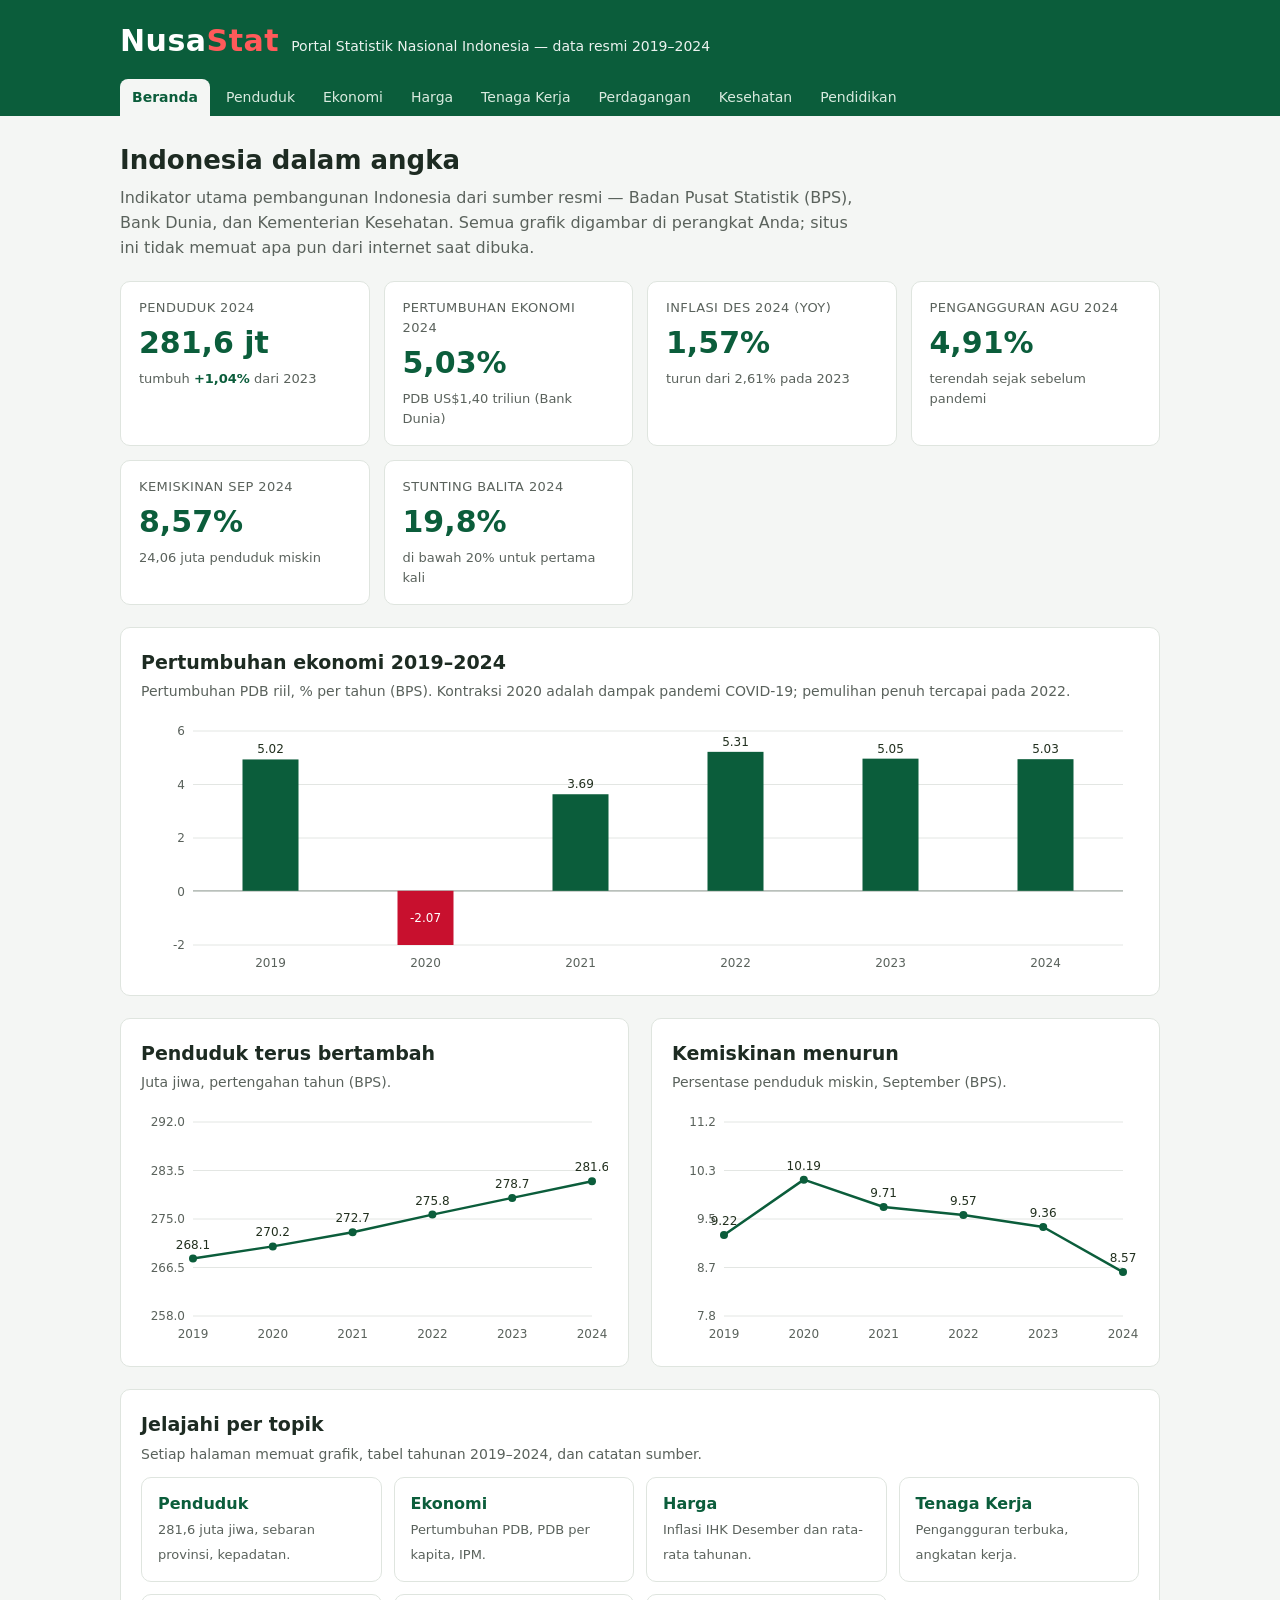
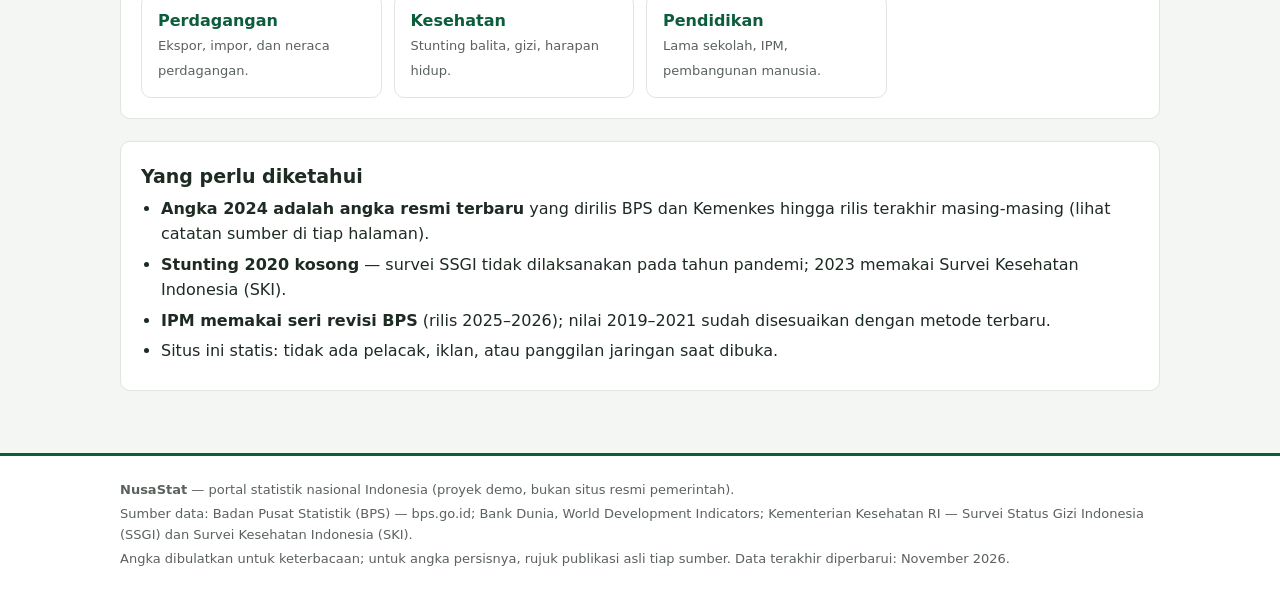
<file: app/index.html>
<!doctype html>
<html lang="id">
<head>
<meta charset="utf-8">
<meta name="viewport" content="width=device-width, initial-scale=1">
<title>NusaStat — Portal Statistik Nasional Indonesia</title>
<meta name="description" content="NusaStat: angka resmi Indonesia 2019–2024 — penduduk, ekonomi, harga, tenaga kerja, perdagangan, kesehatan, dan pendidikan. Sumber: BPS, Bank Dunia, Kemenkes.">
<link rel="stylesheet" href="style.css">
<link rel="icon" href="data:image/svg+xml,%3Csvg xmlns=%27http://www.w3.org/2000/svg%27 viewBox=%270 0 32 32%27%3E%3Crect width=%2732%27 height=%2732%27 rx=%276%27 fill=%27%230b5d3b%27/%3E%3Ctext x=%2716%27 y=%2723%27 font-size=%2718%27 font-family=%27sans-serif%27 font-weight=%27bold%27 fill=%27white%27 text-anchor=%27middle%27%3EN%3C/text%3E%3C/svg%3E">
</head>
<body>
<header class="site-header">
  <div class="wrap">
    <div class="brand">
      <h1>Nusa<span class="flag">Stat</span></h1>
      <p class="tagline">Portal Statistik Nasional Indonesia — data resmi 2019–2024</p>
    </div>
    <nav class="site-nav" aria-label="Bagian statistik">
      <a href="index.html">Beranda</a>
      <a href="population.html">Penduduk</a>
      <a href="economy.html">Ekonomi</a>
      <a href="prices.html">Harga</a>
      <a href="labour.html">Tenaga Kerja</a>
      <a href="trade.html">Perdagangan</a>
      <a href="health.html">Kesehatan</a>
      <a href="education.html">Pendidikan</a>
    </nav>
  </div>
</header>
<main class="wrap">
  <div class="page-head">
    <h2>Indonesia dalam angka</h2>
    <p>Indikator utama pembangunan Indonesia dari sumber resmi — Badan Pusat Statistik (BPS), Bank Dunia, dan Kementerian Kesehatan. Semua grafik digambar di perangkat Anda; situs ini tidak memuat apa pun dari internet saat dibuka.</p>
  </div>

  <section class="kpi-grid" aria-label="Indikator utama 2024">
    <div class="kpi">
      <div class="label">Penduduk 2024</div>
      <div class="value">281,6 jt</div>
      <div class="note">tumbuh <span class="delta">+1,04%</span> dari 2023</div>
    </div>
    <div class="kpi">
      <div class="label">Pertumbuhan ekonomi 2024</div>
      <div class="value">5,03%</div>
      <div class="note">PDB US$1,40 triliun (Bank Dunia)</div>
    </div>
    <div class="kpi">
      <div class="label">Inflasi Des 2024 (yoy)</div>
      <div class="value">1,57%</div>
      <div class="note">turun dari 2,61% pada 2023</div>
    </div>
    <div class="kpi">
      <div class="label">Pengangguran Agu 2024</div>
      <div class="value">4,91%</div>
      <div class="note">terendah sejak sebelum pandemi</div>
    </div>
    <div class="kpi">
      <div class="label">Kemiskinan Sep 2024</div>
      <div class="value">8,57%</div>
      <div class="note">24,06 juta penduduk miskin</div>
    </div>
    <div class="kpi">
      <div class="label">Stunting balita 2024</div>
      <div class="value">19,8%</div>
      <div class="note">di bawah 20% untuk pertama kali</div>
    </div>
  </section>

  <section class="card">
    <h3>Pertumbuhan ekonomi 2019–2024</h3>
    <p class="sub">Pertumbuhan PDB riil, % per tahun (BPS). Kontraksi 2020 adalah dampak pandemi COVID-19; pemulihan penuh tercapai pada 2022.</p>
    <canvas data-chart="bars" data-series="gdpGrowth" data-decimals="2" height="260" role="img" aria-label="Grafik batang pertumbuhan PDB 2019 sampai 2024"></canvas>
  </section>

  <div class="two-col">
    <section class="card">
      <h3>Penduduk terus bertambah</h3>
      <p class="sub">Juta jiwa, pertengahan tahun (BPS).</p>
      <canvas data-chart="line" data-series="population" data-decimals="1" height="240" role="img" aria-label="Grafik garis jumlah penduduk 2019 sampai 2024"></canvas>
    </section>
    <section class="card">
      <h3>Kemiskinan menurun</h3>
      <p class="sub">Persentase penduduk miskin, September (BPS).</p>
      <canvas data-chart="line" data-series="poverty" data-decimals="2" height="240" role="img" aria-label="Grafik garis tingkat kemiskinan 2019 sampai 2024"></canvas>
    </section>
  </div>

  <section class="card">
    <h3>Jelajahi per topik</h3>
    <p class="sub">Setiap halaman memuat grafik, tabel tahunan 2019–2024, dan catatan sumber.</p>
    <div class="section-links">
      <a href="population.html"><strong>Penduduk</strong><span>281,6 juta jiwa, sebaran provinsi, kepadatan.</span></a>
      <a href="economy.html"><strong>Ekonomi</strong><span>Pertumbuhan PDB, PDB per kapita, IPM.</span></a>
      <a href="prices.html"><strong>Harga</strong><span>Inflasi IHK Desember dan rata-rata tahunan.</span></a>
      <a href="labour.html"><strong>Tenaga Kerja</strong><span>Pengangguran terbuka, angkatan kerja.</span></a>
      <a href="trade.html"><strong>Perdagangan</strong><span>Ekspor, impor, dan neraca perdagangan.</span></a>
      <a href="health.html"><strong>Kesehatan</strong><span>Stunting balita, gizi, harapan hidup.</span></a>
      <a href="education.html"><strong>Pendidikan</strong><span>Lama sekolah, IPM, pembangunan manusia.</span></a>
    </div>
  </section>

  <section class="card">
    <h3>Yang perlu diketahui</h3>
    <ul class="tight">
      <li><strong>Angka 2024 adalah angka resmi terbaru</strong> yang dirilis BPS dan Kemenkes hingga rilis terakhir masing-masing (lihat catatan sumber di tiap halaman).</li>
      <li><strong>Stunting 2020 kosong</strong> — survei SSGI tidak dilaksanakan pada tahun pandemi; 2023 memakai Survei Kesehatan Indonesia (SKI).</li>
      <li><strong>IPM memakai seri revisi BPS</strong> (rilis 2025–2026); nilai 2019–2021 sudah disesuaikan dengan metode terbaru.</li>
      <li>Situs ini statis: tidak ada pelacak, iklan, atau panggilan jaringan saat dibuka.</li>
    </ul>
  </section>
</main>
<footer class="site-footer">
  <div class="wrap">
    <p><strong>NusaStat</strong> — portal statistik nasional Indonesia (proyek demo, bukan situs resmi pemerintah).</p>
    <p>Sumber data: Badan Pusat Statistik (BPS) — bps.go.id; Bank Dunia, World Development Indicators; Kementerian Kesehatan RI — Survei Status Gizi Indonesia (SSGI) dan Survei Kesehatan Indonesia (SKI).</p>
    <p>Angka dibulatkan untuk keterbacaan; untuk angka persisnya, rujuk publikasi asli tiap sumber. Data terakhir diperbarui: November 2026.</p>
  </div>
</footer>
<script type="module" src="main.js"></script>
</body>
</html>
</file>
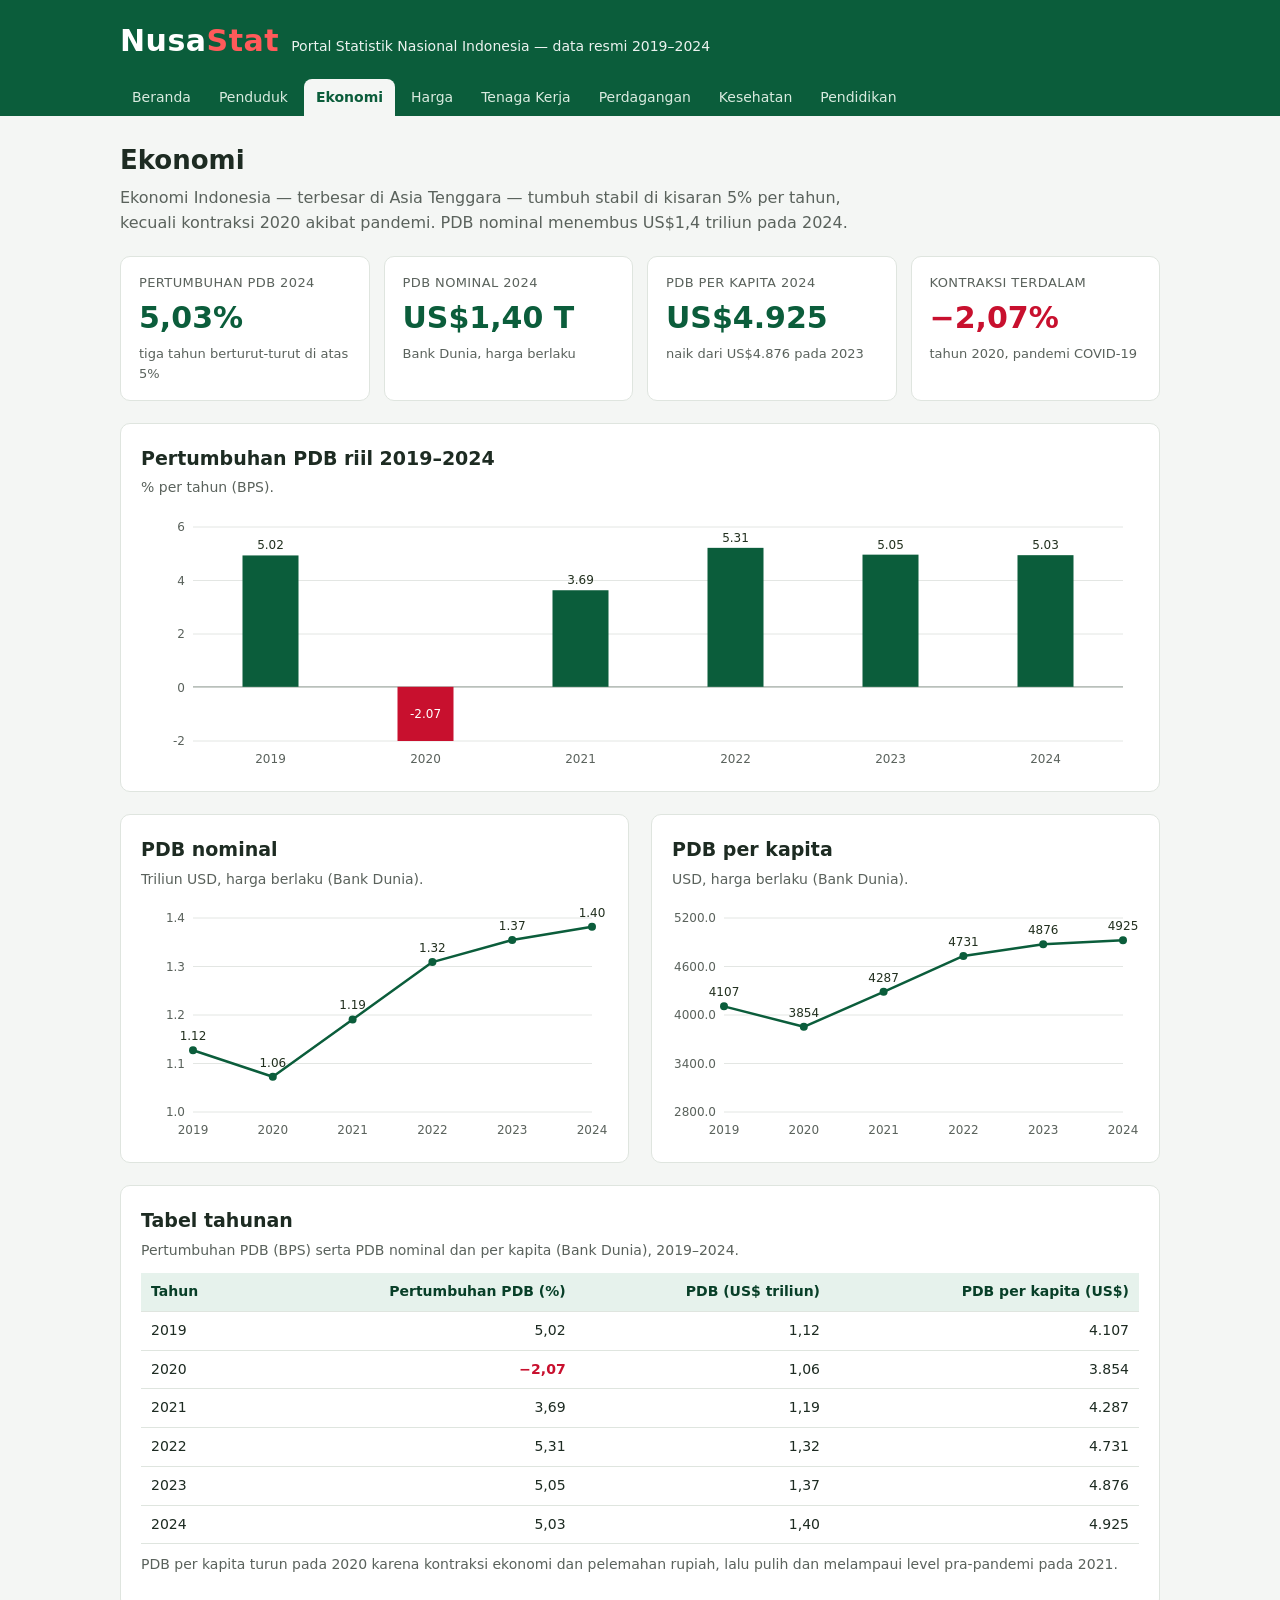
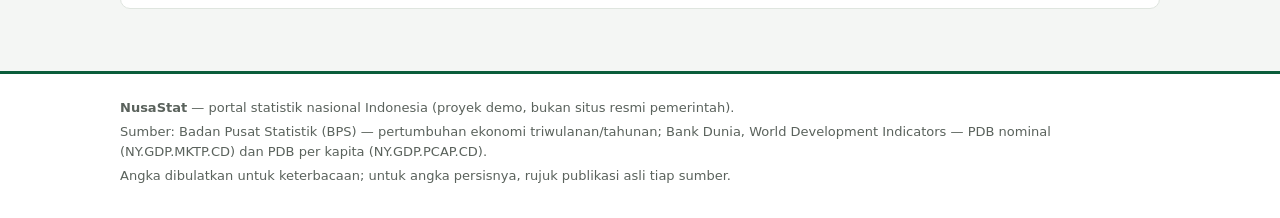
<file: app/economy.html>
<!doctype html>
<html lang="id">
<head>
<meta charset="utf-8">
<meta name="viewport" content="width=device-width, initial-scale=1">
<title>Ekonomi — NusaStat</title>
<meta name="description" content="Pertumbuhan PDB Indonesia 2019–2024, PDB nominal dan PDB per kapita. Sumber: BPS dan Bank Dunia.">
<link rel="stylesheet" href="style.css">
<link rel="icon" href="data:image/svg+xml,%3Csvg xmlns=%27http://www.w3.org/2000/svg%27 viewBox=%270 0 32 32%27%3E%3Crect width=%2732%27 height=%2732%27 rx=%276%27 fill=%27%230b5d3b%27/%3E%3Ctext x=%2716%27 y=%2723%27 font-size=%2718%27 font-family=%27sans-serif%27 font-weight=%27bold%27 fill=%27white%27 text-anchor=%27middle%27%3EN%3C/text%3E%3C/svg%3E">
</head>
<body>
<header class="site-header">
  <div class="wrap">
    <div class="brand">
      <h1>Nusa<span class="flag">Stat</span></h1>
      <p class="tagline">Portal Statistik Nasional Indonesia — data resmi 2019–2024</p>
    </div>
    <nav class="site-nav" aria-label="Bagian statistik">
      <a href="index.html">Beranda</a>
      <a href="population.html">Penduduk</a>
      <a href="economy.html">Ekonomi</a>
      <a href="prices.html">Harga</a>
      <a href="labour.html">Tenaga Kerja</a>
      <a href="trade.html">Perdagangan</a>
      <a href="health.html">Kesehatan</a>
      <a href="education.html">Pendidikan</a>
    </nav>
  </div>
</header>
<main class="wrap">
  <div class="page-head">
    <h2>Ekonomi</h2>
    <p>Ekonomi Indonesia — terbesar di Asia Tenggara — tumbuh stabil di kisaran 5% per tahun, kecuali kontraksi 2020 akibat pandemi. PDB nominal menembus US$1,4 triliun pada 2024.</p>
  </div>

  <section class="kpi-grid" aria-label="Indikator ekonomi 2024">
    <div class="kpi">
      <div class="label">Pertumbuhan PDB 2024</div>
      <div class="value">5,03%</div>
      <div class="note">tiga tahun berturut-turut di atas 5%</div>
    </div>
    <div class="kpi">
      <div class="label">PDB nominal 2024</div>
      <div class="value">US$1,40 T</div>
      <div class="note">Bank Dunia, harga berlaku</div>
    </div>
    <div class="kpi">
      <div class="label">PDB per kapita 2024</div>
      <div class="value">US$4.925</div>
      <div class="note">naik dari US$4.876 pada 2023</div>
    </div>
    <div class="kpi">
      <div class="label">Kontraksi terdalam</div>
      <div class="value red">−2,07%</div>
      <div class="note">tahun 2020, pandemi COVID-19</div>
    </div>
  </section>

  <section class="card">
    <h3>Pertumbuhan PDB riil 2019–2024</h3>
    <p class="sub">% per tahun (BPS).</p>
    <canvas data-chart="bars" data-series="gdpGrowth" data-decimals="2" height="260" role="img" aria-label="Grafik batang pertumbuhan PDB 2019 sampai 2024"></canvas>
  </section>

  <div class="two-col">
    <section class="card">
      <h3>PDB nominal</h3>
      <p class="sub">Triliun USD, harga berlaku (Bank Dunia).</p>
      <canvas data-chart="line" data-series="gdpNominal" data-decimals="2" height="240" role="img" aria-label="Grafik garis PDB nominal 2019 sampai 2024"></canvas>
    </section>
    <section class="card">
      <h3>PDB per kapita</h3>
      <p class="sub">USD, harga berlaku (Bank Dunia).</p>
      <canvas data-chart="line" data-series="gdpPerCapita" data-decimals="0" height="240" role="img" aria-label="Grafik garis PDB per kapita 2019 sampai 2024"></canvas>
    </section>
  </div>

  <section class="card">
    <h3>Tabel tahunan</h3>
    <p class="sub">Pertumbuhan PDB (BPS) serta PDB nominal dan per kapita (Bank Dunia), 2019–2024.</p>
    <table class="data">
      <thead><tr><th>Tahun</th><th>Pertumbuhan PDB (%)</th><th>PDB (US$ triliun)</th><th>PDB per kapita (US$)</th></tr></thead>
      <tbody>
        <tr><td>2019</td><td>5,02</td><td>1,12</td><td>4.107</td></tr>
        <tr><td>2020</td><td class="neg">−2,07</td><td>1,06</td><td>3.854</td></tr>
        <tr><td>2021</td><td>3,69</td><td>1,19</td><td>4.287</td></tr>
        <tr><td>2022</td><td>5,31</td><td>1,32</td><td>4.731</td></tr>
        <tr><td>2023</td><td>5,05</td><td>1,37</td><td>4.876</td></tr>
        <tr><td>2024</td><td>5,03</td><td>1,40</td><td>4.925</td></tr>
      </tbody>
    </table>
    <p class="sub" style="margin-top:10px">PDB per kapita turun pada 2020 karena kontraksi ekonomi dan pelemahan rupiah, lalu pulih dan melampaui level pra-pandemi pada 2021.</p>
  </section>
</main>
<footer class="site-footer">
  <div class="wrap">
    <p><strong>NusaStat</strong> — portal statistik nasional Indonesia (proyek demo, bukan situs resmi pemerintah).</p>
    <p>Sumber: Badan Pusat Statistik (BPS) — pertumbuhan ekonomi triwulanan/tahunan; Bank Dunia, World Development Indicators — PDB nominal (NY.GDP.MKTP.CD) dan PDB per kapita (NY.GDP.PCAP.CD).</p>
    <p>Angka dibulatkan untuk keterbacaan; untuk angka persisnya, rujuk publikasi asli tiap sumber.</p>
  </div>
</footer>
<script type="module" src="main.js"></script>
</body>
</html>
</file>
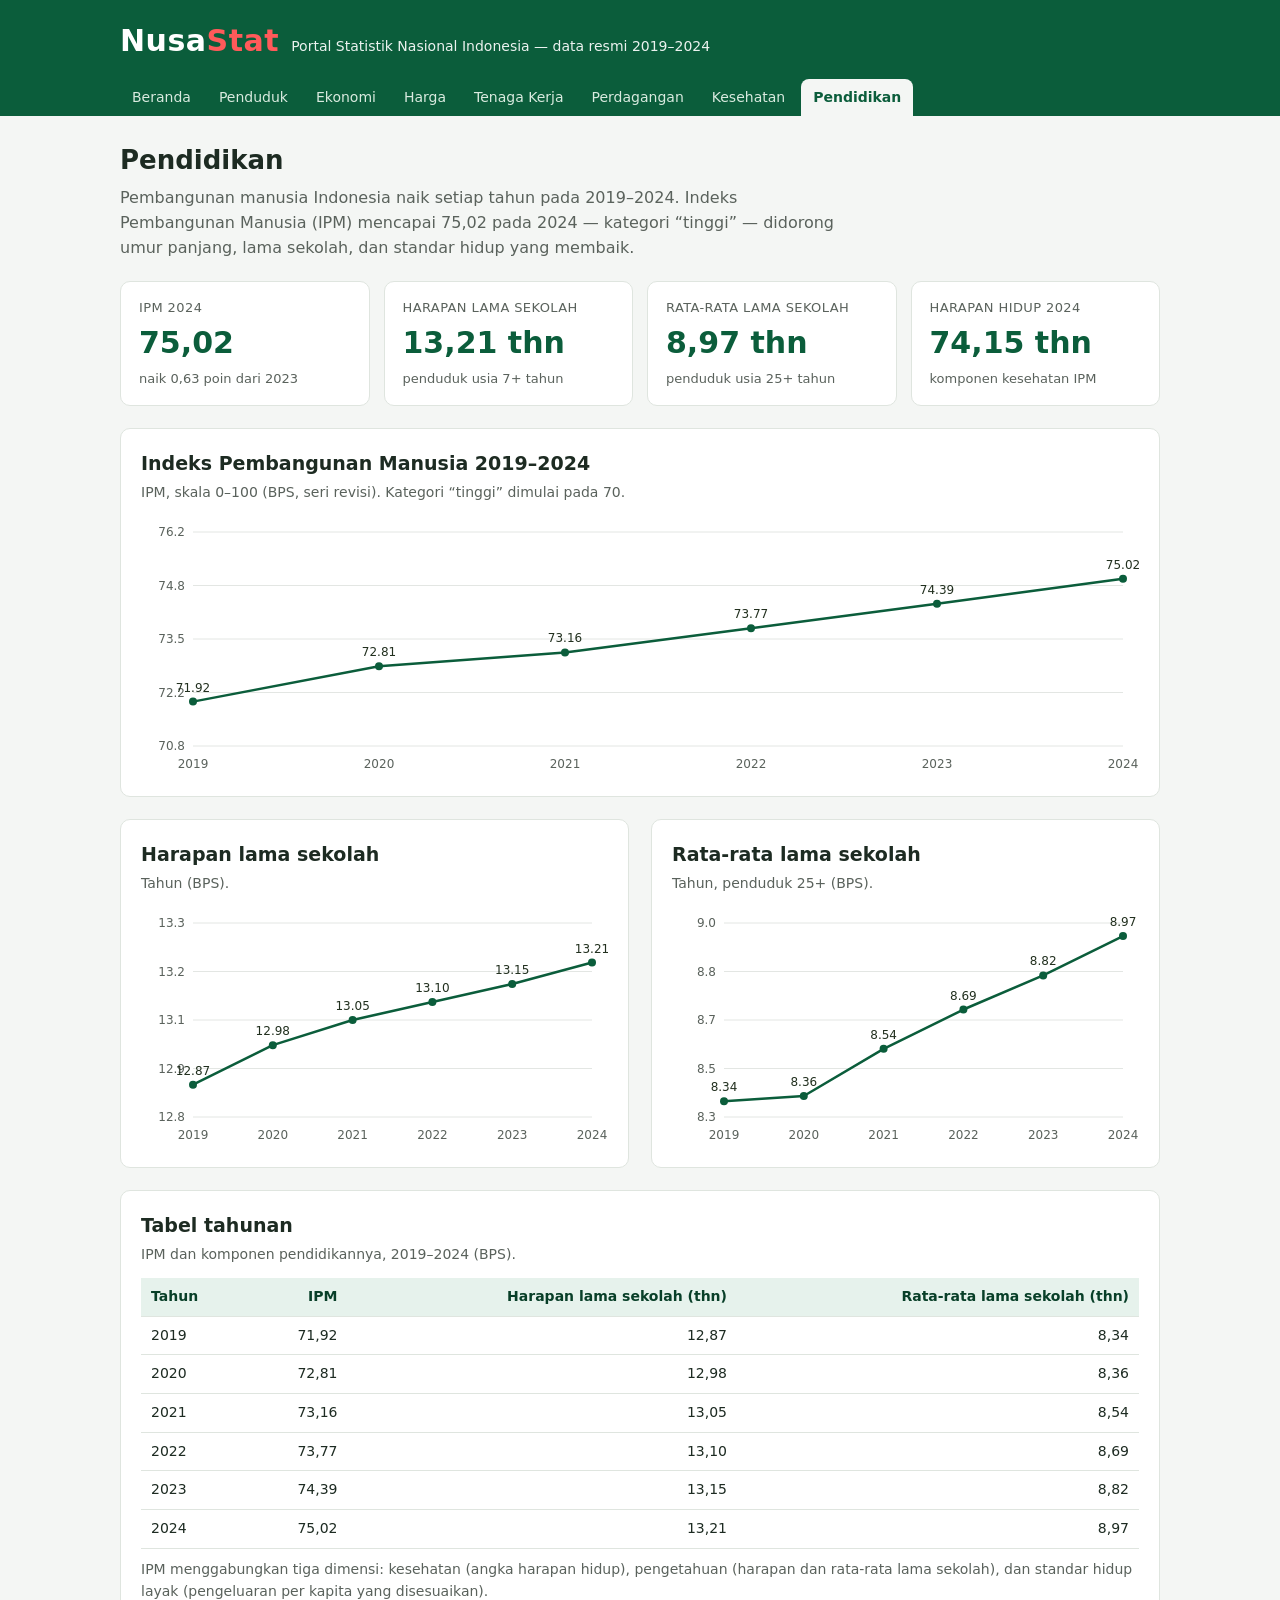
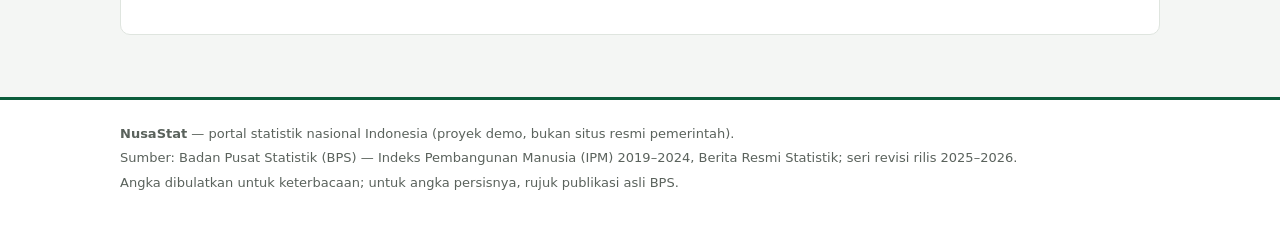
<file: app/education.html>
<!doctype html>
<html lang="id">
<head>
<meta charset="utf-8">
<meta name="viewport" content="width=device-width, initial-scale=1">
<title>Pendidikan — NusaStat</title>
<meta name="description" content="Indeks Pembangunan Manusia, harapan lama sekolah, dan rata-rata lama sekolah Indonesia 2019–2024. Sumber: BPS.">
<link rel="stylesheet" href="style.css">
<link rel="icon" href="data:image/svg+xml,%3Csvg xmlns=%27http://www.w3.org/2000/svg%27 viewBox=%270 0 32 32%27%3E%3Crect width=%2732%27 height=%2732%27 rx=%276%27 fill=%27%230b5d3b%27/%3E%3Ctext x=%2716%27 y=%2723%27 font-size=%2718%27 font-family=%27sans-serif%27 font-weight=%27bold%27 fill=%27white%27 text-anchor=%27middle%27%3EN%3C/text%3E%3C/svg%3E">
</head>
<body>
<header class="site-header">
  <div class="wrap">
    <div class="brand">
      <h1>Nusa<span class="flag">Stat</span></h1>
      <p class="tagline">Portal Statistik Nasional Indonesia — data resmi 2019–2024</p>
    </div>
    <nav class="site-nav" aria-label="Bagian statistik">
      <a href="index.html">Beranda</a>
      <a href="population.html">Penduduk</a>
      <a href="economy.html">Ekonomi</a>
      <a href="prices.html">Harga</a>
      <a href="labour.html">Tenaga Kerja</a>
      <a href="trade.html">Perdagangan</a>
      <a href="health.html">Kesehatan</a>
      <a href="education.html">Pendidikan</a>
    </nav>
  </div>
</header>
<main class="wrap">
  <div class="page-head">
    <h2>Pendidikan</h2>
    <p>Pembangunan manusia Indonesia naik setiap tahun pada 2019–2024. Indeks Pembangunan Manusia (IPM) mencapai 75,02 pada 2024 — kategori “tinggi” — didorong umur panjang, lama sekolah, dan standar hidup yang membaik.</p>
  </div>

  <section class="kpi-grid" aria-label="Indikator pendidikan 2024">
    <div class="kpi">
      <div class="label">IPM 2024</div>
      <div class="value">75,02</div>
      <div class="note">naik 0,63 poin dari 2023</div>
    </div>
    <div class="kpi">
      <div class="label">Harapan lama sekolah</div>
      <div class="value">13,21 thn</div>
      <div class="note">penduduk usia 7+ tahun</div>
    </div>
    <div class="kpi">
      <div class="label">Rata-rata lama sekolah</div>
      <div class="value">8,97 thn</div>
      <div class="note">penduduk usia 25+ tahun</div>
    </div>
    <div class="kpi">
      <div class="label">Harapan hidup 2024</div>
      <div class="value">74,15 thn</div>
      <div class="note">komponen kesehatan IPM</div>
    </div>
  </section>

  <section class="card">
    <h3>Indeks Pembangunan Manusia 2019–2024</h3>
    <p class="sub">IPM, skala 0–100 (BPS, seri revisi). Kategori “tinggi” dimulai pada 70.</p>
    <canvas data-chart="line" data-series="hdi" data-decimals="2" height="260" role="img" aria-label="Grafik garis IPM 2019 sampai 2024"></canvas>
  </section>

  <div class="two-col">
    <section class="card">
      <h3>Harapan lama sekolah</h3>
      <p class="sub">Tahun (BPS).</p>
      <canvas data-chart="line" data-series="expectedSchooling" data-decimals="2" height="240" role="img" aria-label="Grafik garis harapan lama sekolah 2019 sampai 2024"></canvas>
    </section>
    <section class="card">
      <h3>Rata-rata lama sekolah</h3>
      <p class="sub">Tahun, penduduk 25+ (BPS).</p>
      <canvas data-chart="line" data-series="meanSchooling" data-decimals="2" height="240" role="img" aria-label="Grafik garis rata-rata lama sekolah 2019 sampai 2024"></canvas>
    </section>
  </div>

  <section class="card">
    <h3>Tabel tahunan</h3>
    <p class="sub">IPM dan komponen pendidikannya, 2019–2024 (BPS).</p>
    <table class="data">
      <thead><tr><th>Tahun</th><th>IPM</th><th>Harapan lama sekolah (thn)</th><th>Rata-rata lama sekolah (thn)</th></tr></thead>
      <tbody>
        <tr><td>2019</td><td>71,92</td><td>12,87</td><td>8,34</td></tr>
        <tr><td>2020</td><td>72,81</td><td>12,98</td><td>8,36</td></tr>
        <tr><td>2021</td><td>73,16</td><td>13,05</td><td>8,54</td></tr>
        <tr><td>2022</td><td>73,77</td><td>13,10</td><td>8,69</td></tr>
        <tr><td>2023</td><td>74,39</td><td>13,15</td><td>8,82</td></tr>
        <tr><td>2024</td><td>75,02</td><td>13,21</td><td>8,97</td></tr>
      </tbody>
    </table>
    <p class="sub" style="margin-top:10px">IPM menggabungkan tiga dimensi: kesehatan (angka harapan hidup), pengetahuan (harapan dan rata-rata lama sekolah), dan standar hidup layak (pengeluaran per kapita yang disesuaikan).</p>
  </section>
</main>
<footer class="site-footer">
  <div class="wrap">
    <p><strong>NusaStat</strong> — portal statistik nasional Indonesia (proyek demo, bukan situs resmi pemerintah).</p>
    <p>Sumber: Badan Pusat Statistik (BPS) — Indeks Pembangunan Manusia (IPM) 2019–2024, Berita Resmi Statistik; seri revisi rilis 2025–2026.</p>
    <p>Angka dibulatkan untuk keterbacaan; untuk angka persisnya, rujuk publikasi asli BPS.</p>
  </div>
</footer>
<script type="module" src="main.js"></script>
</body>
</html>
</file>
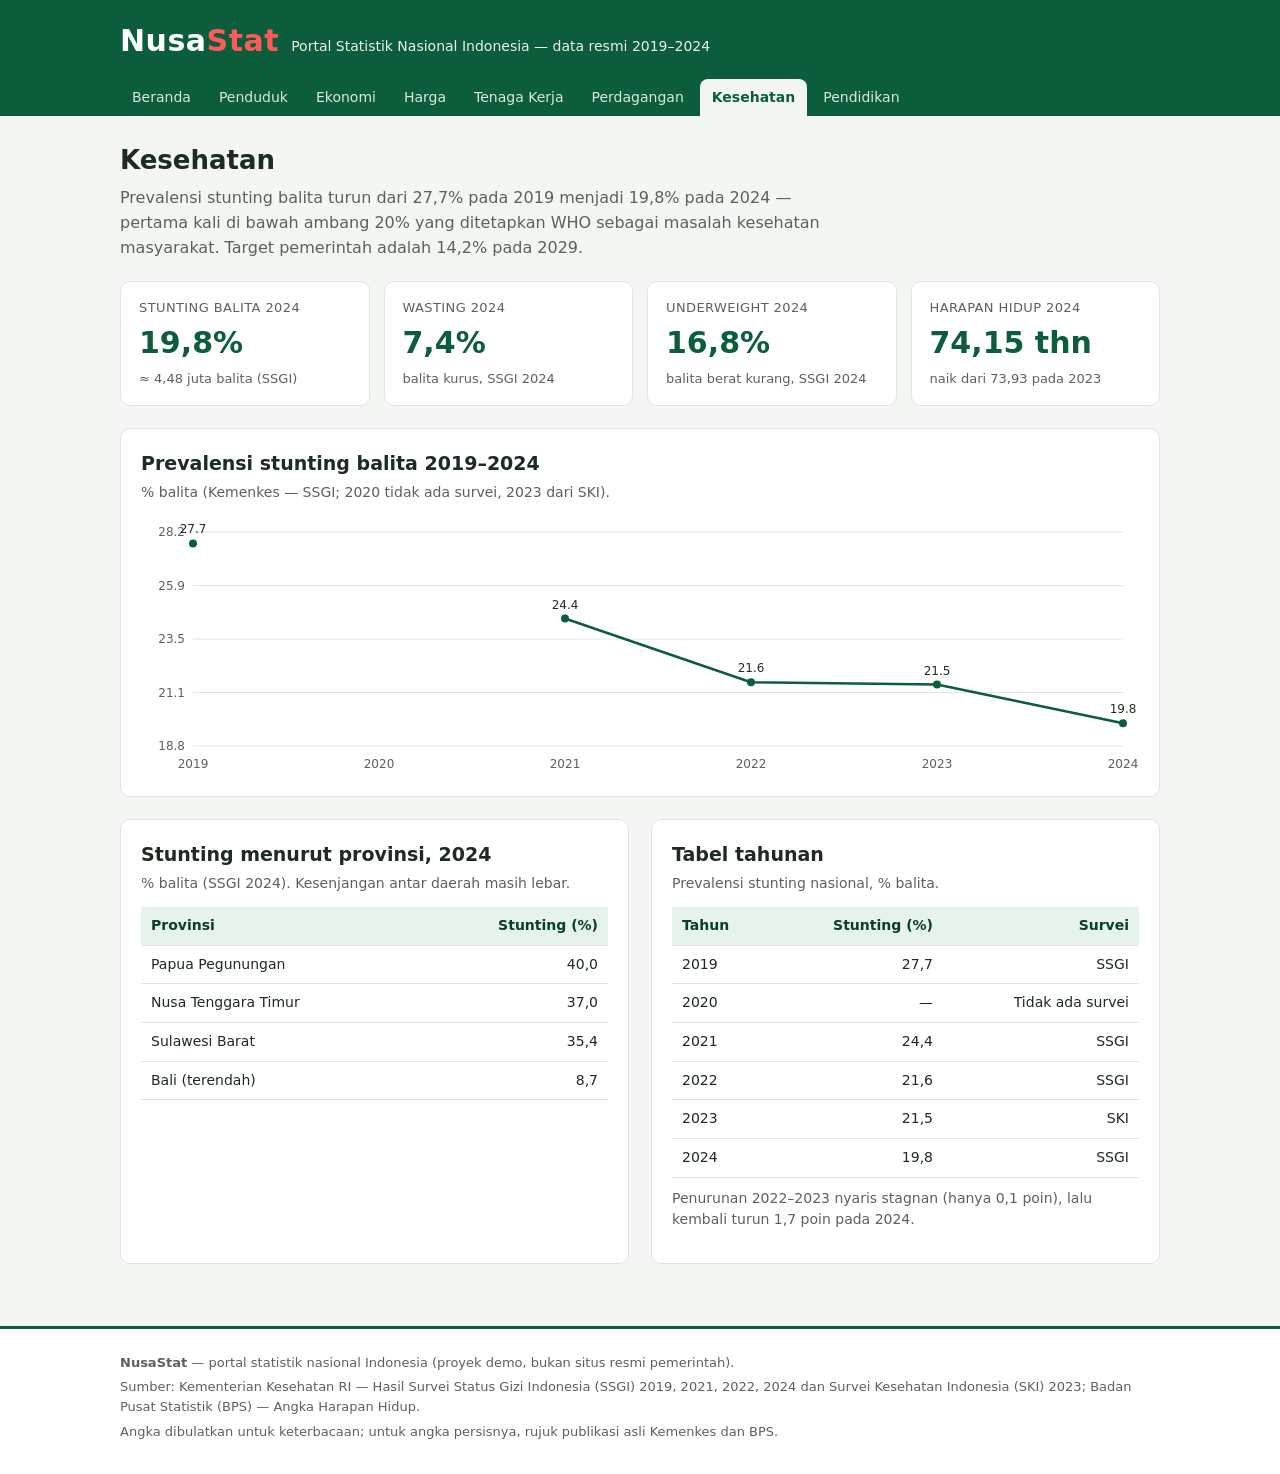
<file: app/health.html>
<!doctype html>
<html lang="id">
<head>
<meta charset="utf-8">
<meta name="viewport" content="width=device-width, initial-scale=1">
<title>Kesehatan — NusaStat</title>
<meta name="description" content="Prevalensi stunting balita Indonesia 2019–2024 (SSGI), status gizi, dan angka harapan hidup. Sumber: Kemenkes dan BPS.">
<link rel="stylesheet" href="style.css">
<link rel="icon" href="data:image/svg+xml,%3Csvg xmlns=%27http://www.w3.org/2000/svg%27 viewBox=%270 0 32 32%27%3E%3Crect width=%2732%27 height=%2732%27 rx=%276%27 fill=%27%230b5d3b%27/%3E%3Ctext x=%2716%27 y=%2723%27 font-size=%2718%27 font-family=%27sans-serif%27 font-weight=%27bold%27 fill=%27white%27 text-anchor=%27middle%27%3EN%3C/text%3E%3C/svg%3E">
</head>
<body>
<header class="site-header">
  <div class="wrap">
    <div class="brand">
      <h1>Nusa<span class="flag">Stat</span></h1>
      <p class="tagline">Portal Statistik Nasional Indonesia — data resmi 2019–2024</p>
    </div>
    <nav class="site-nav" aria-label="Bagian statistik">
      <a href="index.html">Beranda</a>
      <a href="population.html">Penduduk</a>
      <a href="economy.html">Ekonomi</a>
      <a href="prices.html">Harga</a>
      <a href="labour.html">Tenaga Kerja</a>
      <a href="trade.html">Perdagangan</a>
      <a href="health.html">Kesehatan</a>
      <a href="education.html">Pendidikan</a>
    </nav>
  </div>
</header>
<main class="wrap">
  <div class="page-head">
    <h2>Kesehatan</h2>
    <p>Prevalensi stunting balita turun dari 27,7% pada 2019 menjadi 19,8% pada 2024 — pertama kali di bawah ambang 20% yang ditetapkan WHO sebagai masalah kesehatan masyarakat. Target pemerintah adalah 14,2% pada 2029.</p>
  </div>

  <section class="kpi-grid" aria-label="Indikator kesehatan 2024">
    <div class="kpi">
      <div class="label">Stunting balita 2024</div>
      <div class="value">19,8%</div>
      <div class="note">≈ 4,48 juta balita (SSGI)</div>
    </div>
    <div class="kpi">
      <div class="label">Wasting 2024</div>
      <div class="value">7,4%</div>
      <div class="note">balita kurus, SSGI 2024</div>
    </div>
    <div class="kpi">
      <div class="label">Underweight 2024</div>
      <div class="value">16,8%</div>
      <div class="note">balita berat kurang, SSGI 2024</div>
    </div>
    <div class="kpi">
      <div class="label">Harapan hidup 2024</div>
      <div class="value">74,15 thn</div>
      <div class="note">naik dari 73,93 pada 2023</div>
    </div>
  </section>

  <section class="card">
    <h3>Prevalensi stunting balita 2019–2024</h3>
    <p class="sub">% balita (Kemenkes — SSGI; 2020 tidak ada survei, 2023 dari SKI).</p>
    <canvas data-chart="line" data-series="stunting" data-decimals="1" height="260" role="img" aria-label="Grafik garis prevalensi stunting 2019 sampai 2024"></canvas>
  </section>

  <div class="two-col">
    <section class="card">
      <h3>Stunting menurut provinsi, 2024</h3>
      <p class="sub">% balita (SSGI 2024). Kesenjangan antar daerah masih lebar.</p>
      <table class="data">
        <thead><tr><th>Provinsi</th><th>Stunting (%)</th></tr></thead>
        <tbody>
          <tr><td>Papua Pegunungan</td><td>40,0</td></tr>
          <tr><td>Nusa Tenggara Timur</td><td>37,0</td></tr>
          <tr><td>Sulawesi Barat</td><td>35,4</td></tr>
          <tr><td>Bali (terendah)</td><td>8,7</td></tr>
        </tbody>
      </table>
    </section>
    <section class="card">
      <h3>Tabel tahunan</h3>
      <p class="sub">Prevalensi stunting nasional, % balita.</p>
      <table class="data">
        <thead><tr><th>Tahun</th><th>Stunting (%)</th><th>Survei</th></tr></thead>
        <tbody>
          <tr><td>2019</td><td>27,7</td><td>SSGI</td></tr>
          <tr><td>2020</td><td>—</td><td>Tidak ada survei</td></tr>
          <tr><td>2021</td><td>24,4</td><td>SSGI</td></tr>
          <tr><td>2022</td><td>21,6</td><td>SSGI</td></tr>
          <tr><td>2023</td><td>21,5</td><td>SKI</td></tr>
          <tr><td>2024</td><td>19,8</td><td>SSGI</td></tr>
        </tbody>
      </table>
      <p class="sub" style="margin-top:10px">Penurunan 2022–2023 nyaris stagnan (hanya 0,1 poin), lalu kembali turun 1,7 poin pada 2024.</p>
    </section>
  </div>
</main>
<footer class="site-footer">
  <div class="wrap">
    <p><strong>NusaStat</strong> — portal statistik nasional Indonesia (proyek demo, bukan situs resmi pemerintah).</p>
    <p>Sumber: Kementerian Kesehatan RI — Hasil Survei Status Gizi Indonesia (SSGI) 2019, 2021, 2022, 2024 dan Survei Kesehatan Indonesia (SKI) 2023; Badan Pusat Statistik (BPS) — Angka Harapan Hidup.</p>
    <p>Angka dibulatkan untuk keterbacaan; untuk angka persisnya, rujuk publikasi asli Kemenkes dan BPS.</p>
  </div>
</footer>
<script type="module" src="main.js"></script>
</body>
</html>
</file>
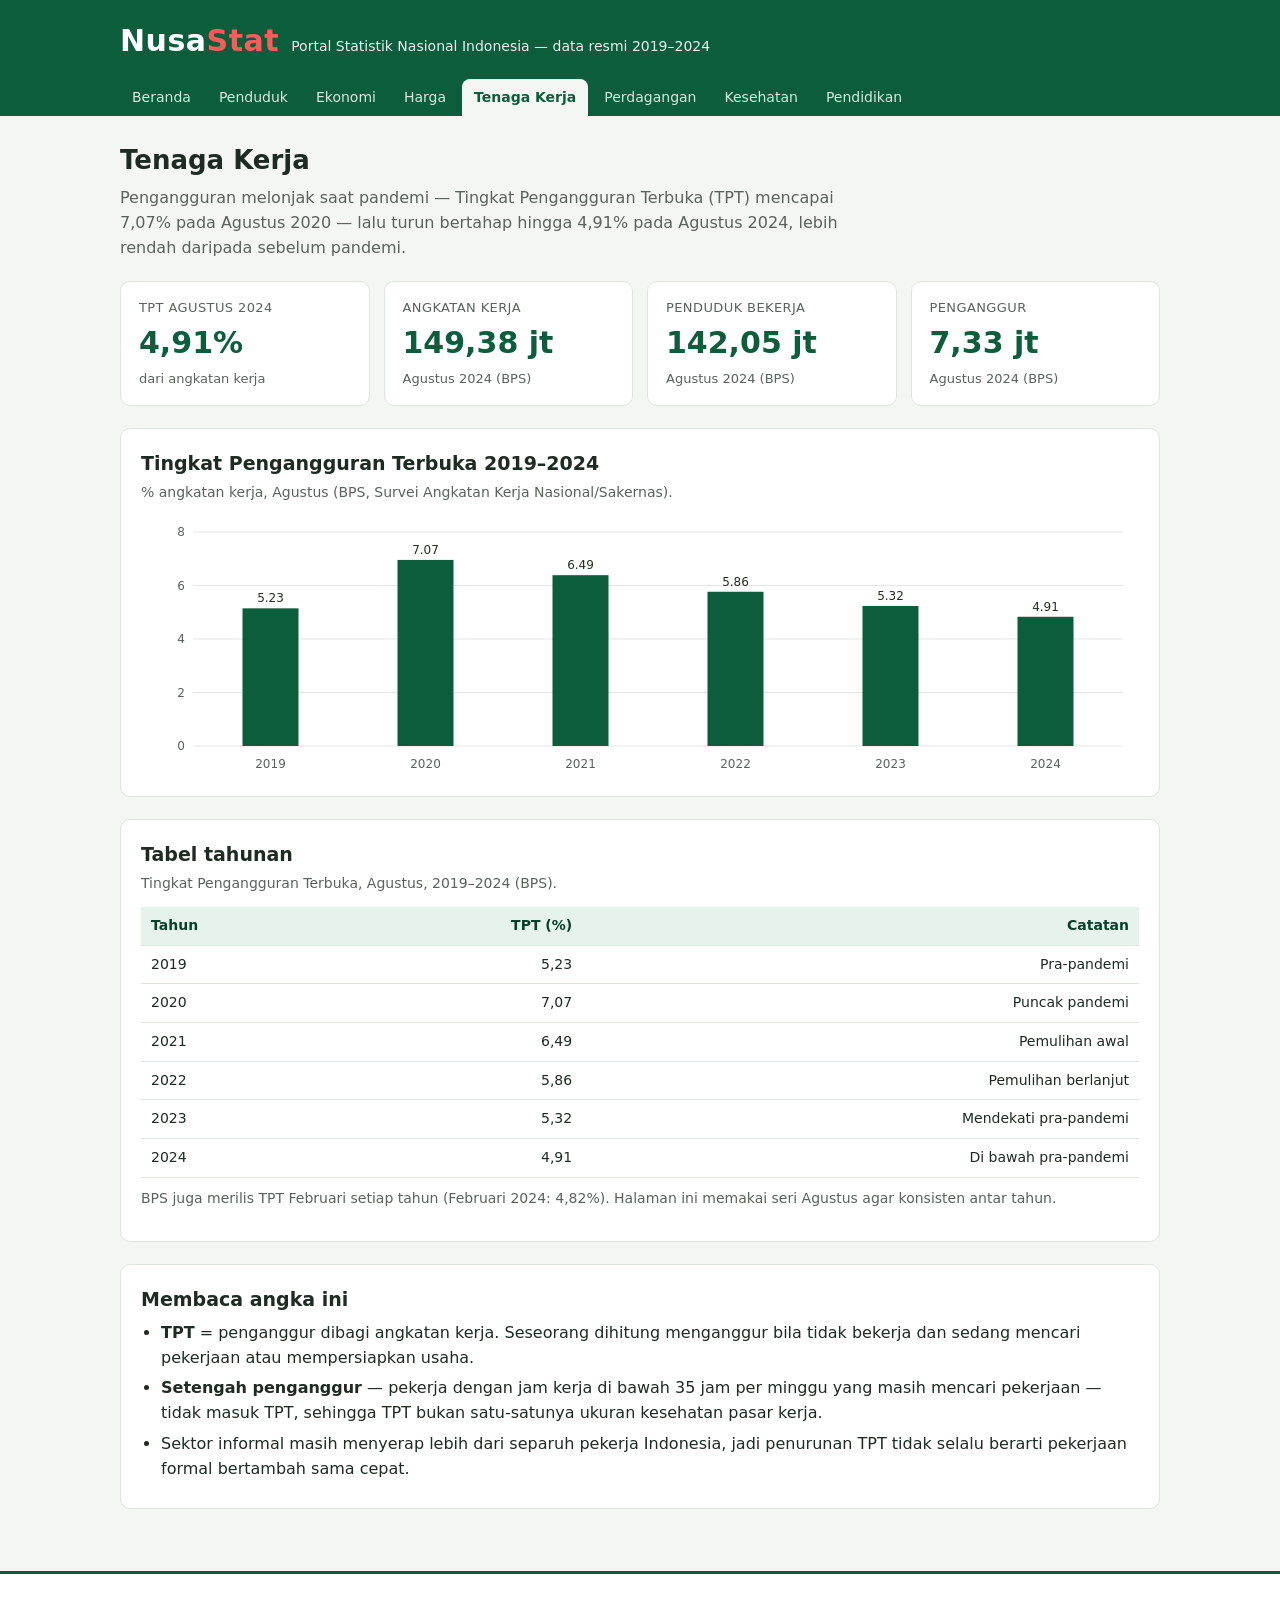
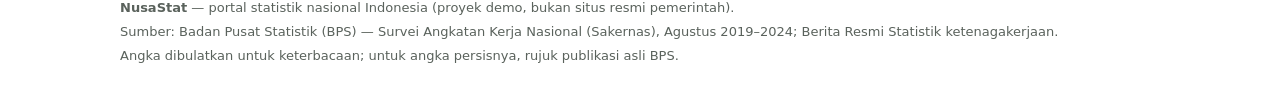
<file: app/labour.html>
<!doctype html>
<html lang="id">
<head>
<meta charset="utf-8">
<meta name="viewport" content="width=device-width, initial-scale=1">
<title>Tenaga Kerja — NusaStat</title>
<meta name="description" content="Tingkat Pengangguran Terbuka Indonesia 2019–2024 dan kondisi angkatan kerja. Sumber: BPS (Sakernas).">
<link rel="stylesheet" href="style.css">
<link rel="icon" href="data:image/svg+xml,%3Csvg xmlns=%27http://www.w3.org/2000/svg%27 viewBox=%270 0 32 32%27%3E%3Crect width=%2732%27 height=%2732%27 rx=%276%27 fill=%27%230b5d3b%27/%3E%3Ctext x=%2716%27 y=%2723%27 font-size=%2718%27 font-family=%27sans-serif%27 font-weight=%27bold%27 fill=%27white%27 text-anchor=%27middle%27%3EN%3C/text%3E%3C/svg%3E">
</head>
<body>
<header class="site-header">
  <div class="wrap">
    <div class="brand">
      <h1>Nusa<span class="flag">Stat</span></h1>
      <p class="tagline">Portal Statistik Nasional Indonesia — data resmi 2019–2024</p>
    </div>
    <nav class="site-nav" aria-label="Bagian statistik">
      <a href="index.html">Beranda</a>
      <a href="population.html">Penduduk</a>
      <a href="economy.html">Ekonomi</a>
      <a href="prices.html">Harga</a>
      <a href="labour.html">Tenaga Kerja</a>
      <a href="trade.html">Perdagangan</a>
      <a href="health.html">Kesehatan</a>
      <a href="education.html">Pendidikan</a>
    </nav>
  </div>
</header>
<main class="wrap">
  <div class="page-head">
    <h2>Tenaga Kerja</h2>
    <p>Pengangguran melonjak saat pandemi — Tingkat Pengangguran Terbuka (TPT) mencapai 7,07% pada Agustus 2020 — lalu turun bertahap hingga 4,91% pada Agustus 2024, lebih rendah daripada sebelum pandemi.</p>
  </div>

  <section class="kpi-grid" aria-label="Indikator tenaga kerja Agustus 2024">
    <div class="kpi">
      <div class="label">TPT Agustus 2024</div>
      <div class="value">4,91%</div>
      <div class="note">dari angkatan kerja</div>
    </div>
    <div class="kpi">
      <div class="label">Angkatan kerja</div>
      <div class="value">149,38 jt</div>
      <div class="note">Agustus 2024 (BPS)</div>
    </div>
    <div class="kpi">
      <div class="label">Penduduk bekerja</div>
      <div class="value">142,05 jt</div>
      <div class="note">Agustus 2024 (BPS)</div>
    </div>
    <div class="kpi">
      <div class="label">Penganggur</div>
      <div class="value">7,33 jt</div>
      <div class="note">Agustus 2024 (BPS)</div>
    </div>
  </section>

  <section class="card">
    <h3>Tingkat Pengangguran Terbuka 2019–2024</h3>
    <p class="sub">% angkatan kerja, Agustus (BPS, Survei Angkatan Kerja Nasional/Sakernas).</p>
    <canvas data-chart="bars" data-series="unemployment" data-decimals="2" height="260" role="img" aria-label="Grafik batang tingkat pengangguran terbuka 2019 sampai 2024"></canvas>
  </section>

  <section class="card">
    <h3>Tabel tahunan</h3>
    <p class="sub">Tingkat Pengangguran Terbuka, Agustus, 2019–2024 (BPS).</p>
    <table class="data">
      <thead><tr><th>Tahun</th><th>TPT (%)</th><th>Catatan</th></tr></thead>
      <tbody>
        <tr><td>2019</td><td>5,23</td><td>Pra-pandemi</td></tr>
        <tr><td>2020</td><td>7,07</td><td>Puncak pandemi</td></tr>
        <tr><td>2021</td><td>6,49</td><td>Pemulihan awal</td></tr>
        <tr><td>2022</td><td>5,86</td><td>Pemulihan berlanjut</td></tr>
        <tr><td>2023</td><td>5,32</td><td>Mendekati pra-pandemi</td></tr>
        <tr><td>2024</td><td>4,91</td><td>Di bawah pra-pandemi</td></tr>
      </tbody>
    </table>
    <p class="sub" style="margin-top:10px">BPS juga merilis TPT Februari setiap tahun (Februari 2024: 4,82%). Halaman ini memakai seri Agustus agar konsisten antar tahun.</p>
  </section>

  <section class="card">
    <h3>Membaca angka ini</h3>
    <ul class="tight">
      <li><strong>TPT</strong> = penganggur dibagi angkatan kerja. Seseorang dihitung menganggur bila tidak bekerja dan sedang mencari pekerjaan atau mempersiapkan usaha.</li>
      <li><strong>Setengah penganggur</strong> — pekerja dengan jam kerja di bawah 35 jam per minggu yang masih mencari pekerjaan — tidak masuk TPT, sehingga TPT bukan satu-satunya ukuran kesehatan pasar kerja.</li>
      <li>Sektor informal masih menyerap lebih dari separuh pekerja Indonesia, jadi penurunan TPT tidak selalu berarti pekerjaan formal bertambah sama cepat.</li>
    </ul>
  </section>
</main>
<footer class="site-footer">
  <div class="wrap">
    <p><strong>NusaStat</strong> — portal statistik nasional Indonesia (proyek demo, bukan situs resmi pemerintah).</p>
    <p>Sumber: Badan Pusat Statistik (BPS) — Survei Angkatan Kerja Nasional (Sakernas), Agustus 2019–2024; Berita Resmi Statistik ketenagakerjaan.</p>
    <p>Angka dibulatkan untuk keterbacaan; untuk angka persisnya, rujuk publikasi asli BPS.</p>
  </div>
</footer>
<script type="module" src="main.js"></script>
</body>
</html>
</file>
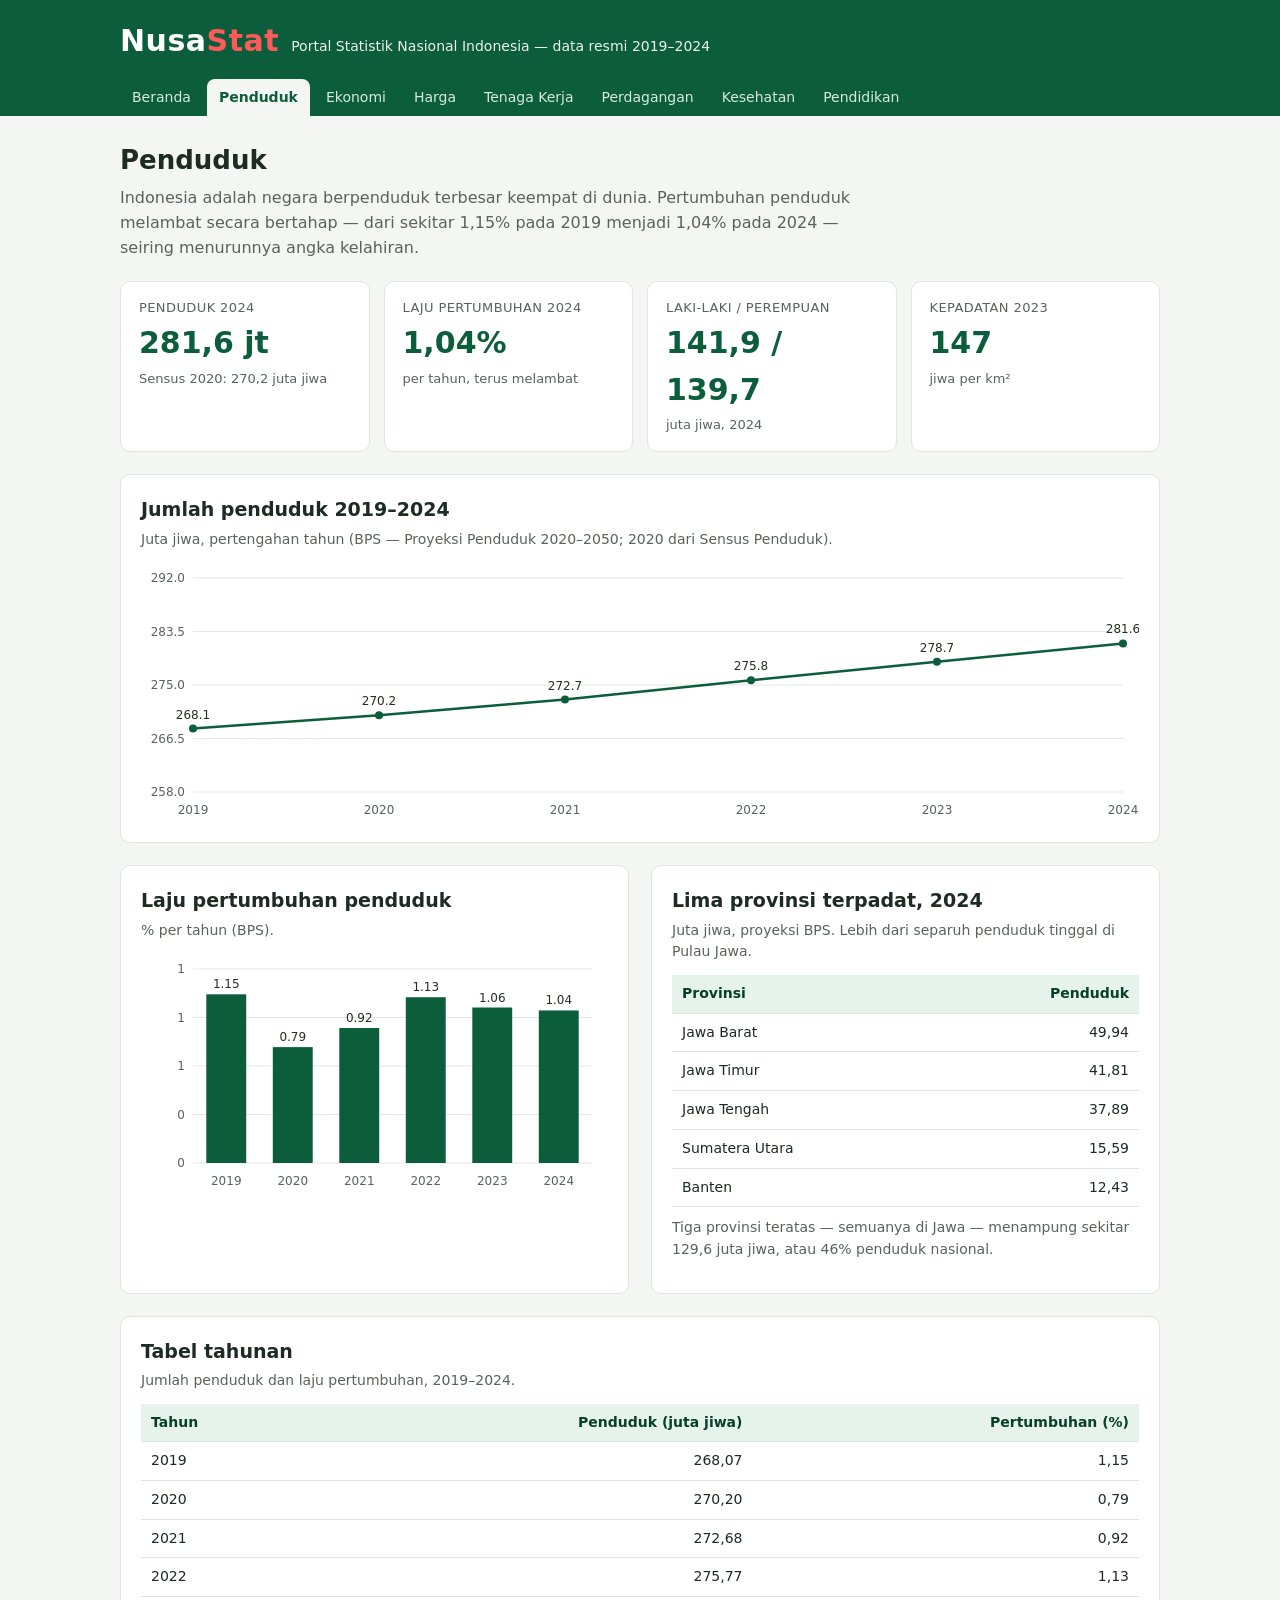
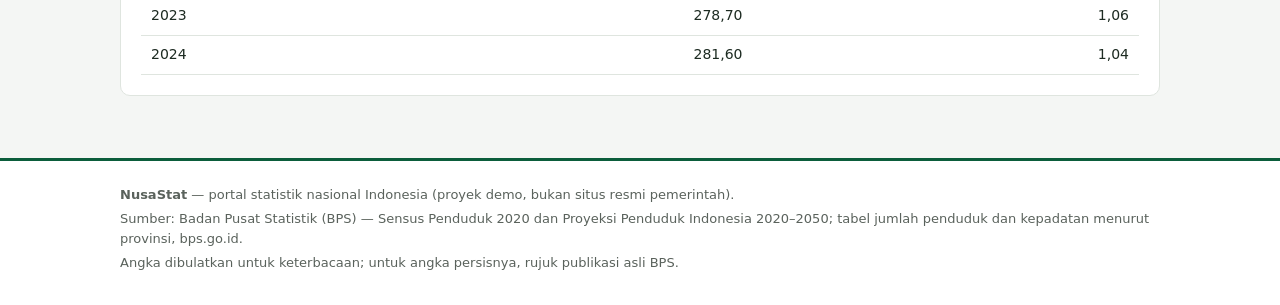
<file: app/population.html>
<!doctype html>
<html lang="id">
<head>
<meta charset="utf-8">
<meta name="viewport" content="width=device-width, initial-scale=1">
<title>Penduduk — NusaStat</title>
<meta name="description" content="Jumlah penduduk Indonesia 2019–2024, laju pertumbuhan, dan lima provinsi terpadat. Sumber: BPS.">
<link rel="stylesheet" href="style.css">
<link rel="icon" href="data:image/svg+xml,%3Csvg xmlns=%27http://www.w3.org/2000/svg%27 viewBox=%270 0 32 32%27%3E%3Crect width=%2732%27 height=%2732%27 rx=%276%27 fill=%27%230b5d3b%27/%3E%3Ctext x=%2716%27 y=%2723%27 font-size=%2718%27 font-family=%27sans-serif%27 font-weight=%27bold%27 fill=%27white%27 text-anchor=%27middle%27%3EN%3C/text%3E%3C/svg%3E">
</head>
<body>
<header class="site-header">
  <div class="wrap">
    <div class="brand">
      <h1>Nusa<span class="flag">Stat</span></h1>
      <p class="tagline">Portal Statistik Nasional Indonesia — data resmi 2019–2024</p>
    </div>
    <nav class="site-nav" aria-label="Bagian statistik">
      <a href="index.html">Beranda</a>
      <a href="population.html">Penduduk</a>
      <a href="economy.html">Ekonomi</a>
      <a href="prices.html">Harga</a>
      <a href="labour.html">Tenaga Kerja</a>
      <a href="trade.html">Perdagangan</a>
      <a href="health.html">Kesehatan</a>
      <a href="education.html">Pendidikan</a>
    </nav>
  </div>
</header>
<main class="wrap">
  <div class="page-head">
    <h2>Penduduk</h2>
    <p>Indonesia adalah negara berpenduduk terbesar keempat di dunia. Pertumbuhan penduduk melambat secara bertahap — dari sekitar 1,15% pada 2019 menjadi 1,04% pada 2024 — seiring menurunnya angka kelahiran.</p>
  </div>

  <section class="kpi-grid" aria-label="Indikator penduduk 2024">
    <div class="kpi">
      <div class="label">Penduduk 2024</div>
      <div class="value">281,6 jt</div>
      <div class="note">Sensus 2020: 270,2 juta jiwa</div>
    </div>
    <div class="kpi">
      <div class="label">Laju pertumbuhan 2024</div>
      <div class="value">1,04%</div>
      <div class="note">per tahun, terus melambat</div>
    </div>
    <div class="kpi">
      <div class="label">Laki-laki / perempuan</div>
      <div class="value">141,9 / 139,7</div>
      <div class="note">juta jiwa, 2024</div>
    </div>
    <div class="kpi">
      <div class="label">Kepadatan 2023</div>
      <div class="value">147</div>
      <div class="note">jiwa per km²</div>
    </div>
  </section>

  <section class="card">
    <h3>Jumlah penduduk 2019–2024</h3>
    <p class="sub">Juta jiwa, pertengahan tahun (BPS — Proyeksi Penduduk 2020–2050; 2020 dari Sensus Penduduk).</p>
    <canvas data-chart="line" data-series="population" data-decimals="1" height="260" role="img" aria-label="Grafik garis jumlah penduduk 2019 sampai 2024"></canvas>
  </section>

  <div class="two-col">
    <section class="card">
      <h3>Laju pertumbuhan penduduk</h3>
      <p class="sub">% per tahun (BPS).</p>
      <canvas data-chart="bars" data-series="populationGrowth" data-decimals="2" height="240" role="img" aria-label="Grafik batang laju pertumbuhan penduduk 2019 sampai 2024"></canvas>
    </section>
    <section class="card">
      <h3>Lima provinsi terpadat, 2024</h3>
      <p class="sub">Juta jiwa, proyeksi BPS. Lebih dari separuh penduduk tinggal di Pulau Jawa.</p>
      <table class="data">
        <thead><tr><th>Provinsi</th><th>Penduduk</th></tr></thead>
        <tbody>
          <tr><td>Jawa Barat</td><td>49,94</td></tr>
          <tr><td>Jawa Timur</td><td>41,81</td></tr>
          <tr><td>Jawa Tengah</td><td>37,89</td></tr>
          <tr><td>Sumatera Utara</td><td>15,59</td></tr>
          <tr><td>Banten</td><td>12,43</td></tr>
        </tbody>
      </table>
      <p class="sub" style="margin-top:10px">Tiga provinsi teratas — semuanya di Jawa — menampung sekitar 129,6 juta jiwa, atau 46% penduduk nasional.</p>
    </section>
  </div>

  <section class="card">
    <h3>Tabel tahunan</h3>
    <p class="sub">Jumlah penduduk dan laju pertumbuhan, 2019–2024.</p>
    <table class="data">
      <thead><tr><th>Tahun</th><th>Penduduk (juta jiwa)</th><th>Pertumbuhan (%)</th></tr></thead>
      <tbody>
        <tr><td>2019</td><td>268,07</td><td>1,15</td></tr>
        <tr><td>2020</td><td>270,20</td><td>0,79</td></tr>
        <tr><td>2021</td><td>272,68</td><td>0,92</td></tr>
        <tr><td>2022</td><td>275,77</td><td>1,13</td></tr>
        <tr><td>2023</td><td>278,70</td><td>1,06</td></tr>
        <tr><td>2024</td><td>281,60</td><td>1,04</td></tr>
      </tbody>
    </table>
  </section>
</main>
<footer class="site-footer">
  <div class="wrap">
    <p><strong>NusaStat</strong> — portal statistik nasional Indonesia (proyek demo, bukan situs resmi pemerintah).</p>
    <p>Sumber: Badan Pusat Statistik (BPS) — Sensus Penduduk 2020 dan Proyeksi Penduduk Indonesia 2020–2050; tabel jumlah penduduk dan kepadatan menurut provinsi, bps.go.id.</p>
    <p>Angka dibulatkan untuk keterbacaan; untuk angka persisnya, rujuk publikasi asli BPS.</p>
  </div>
</footer>
<script type="module" src="main.js"></script>
</body>
</html>
</file>
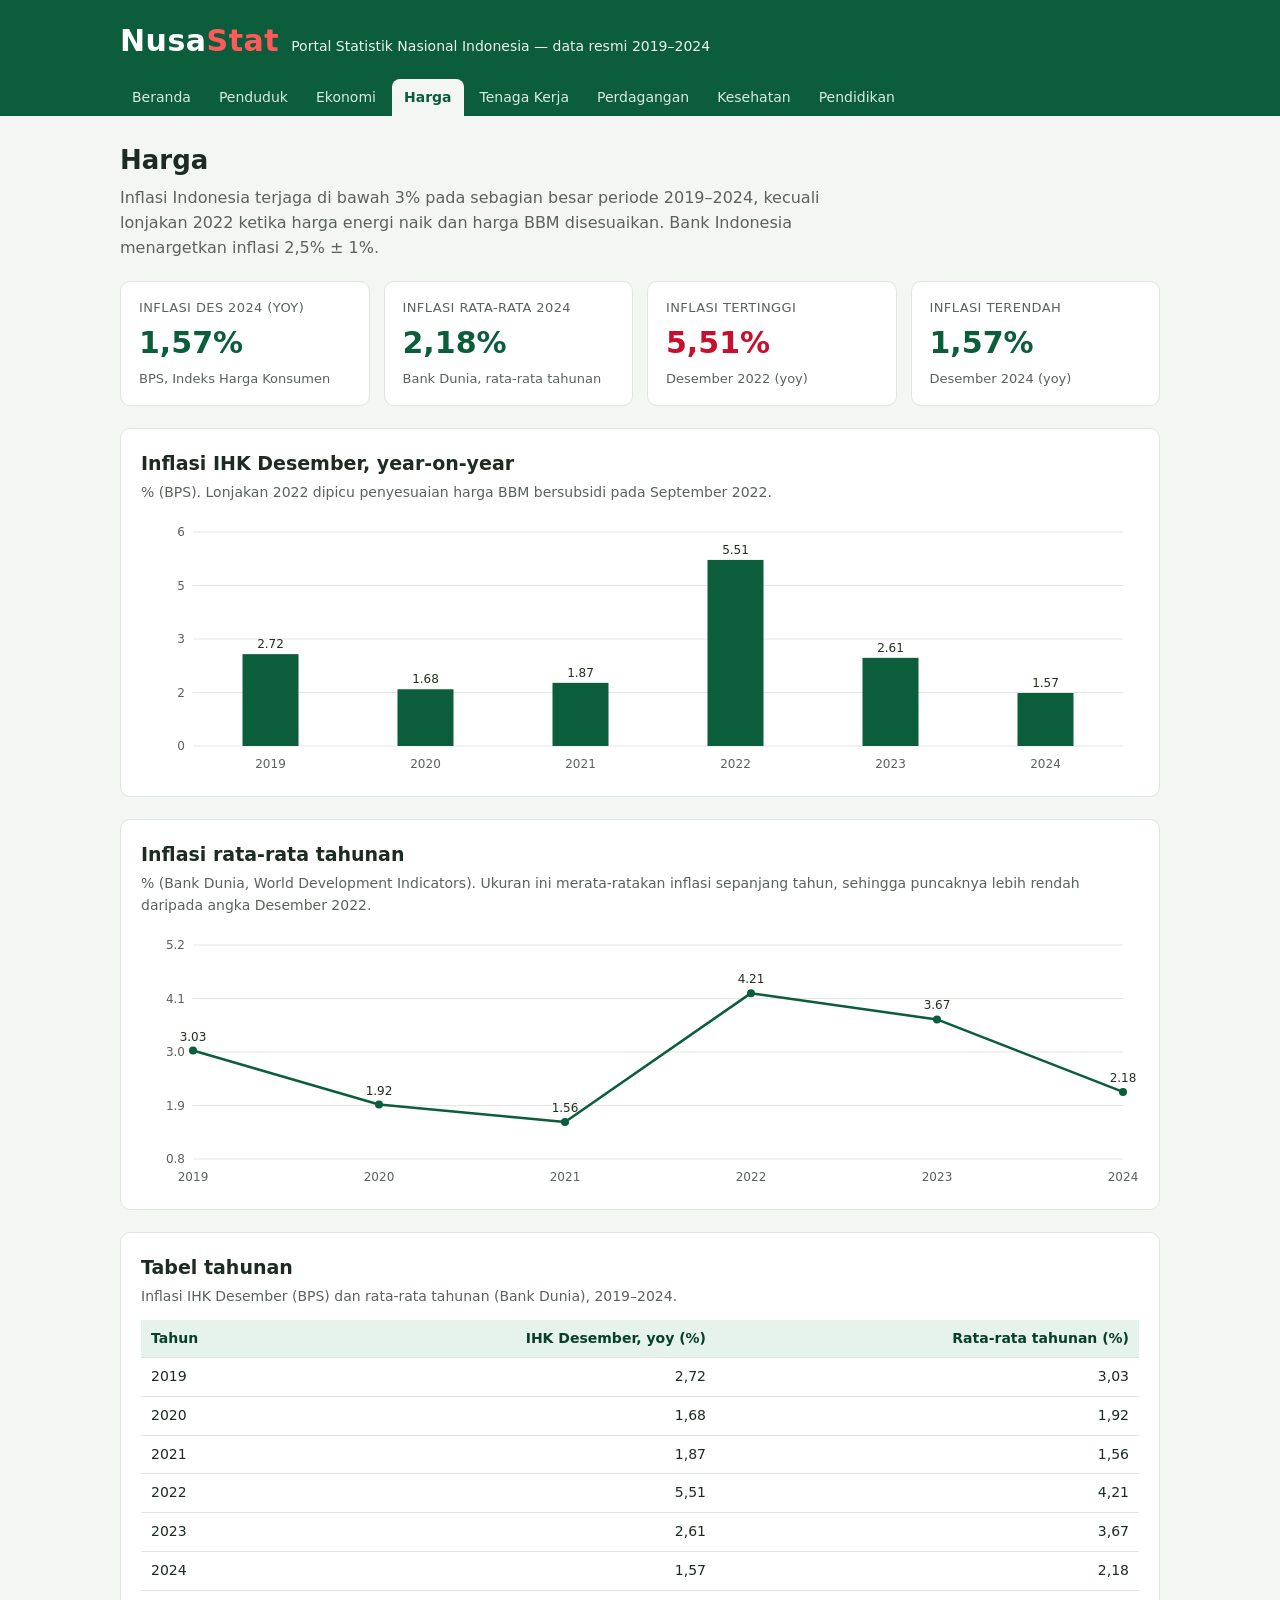
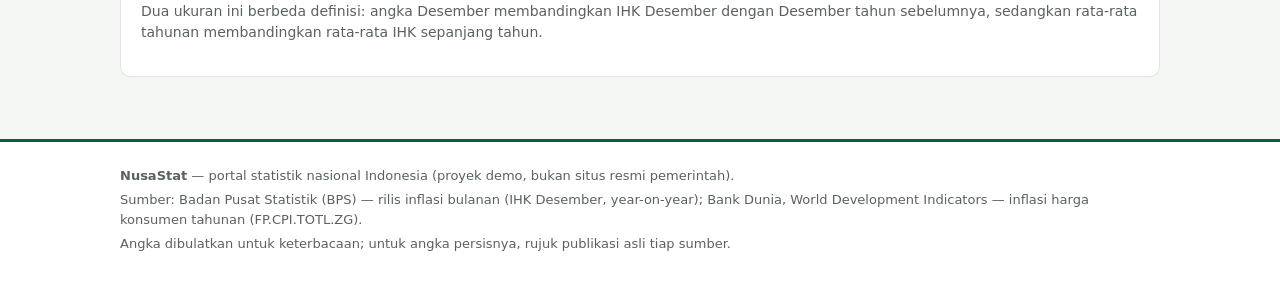
<file: app/prices.html>
<!doctype html>
<html lang="id">
<head>
<meta charset="utf-8">
<meta name="viewport" content="width=device-width, initial-scale=1">
<title>Harga — NusaStat</title>
<meta name="description" content="Inflasi Indonesia 2019–2024: IHK Desember (BPS) dan rata-rata tahunan (Bank Dunia).">
<link rel="stylesheet" href="style.css">
<link rel="icon" href="data:image/svg+xml,%3Csvg xmlns=%27http://www.w3.org/2000/svg%27 viewBox=%270 0 32 32%27%3E%3Crect width=%2732%27 height=%2732%27 rx=%276%27 fill=%27%230b5d3b%27/%3E%3Ctext x=%2716%27 y=%2723%27 font-size=%2718%27 font-family=%27sans-serif%27 font-weight=%27bold%27 fill=%27white%27 text-anchor=%27middle%27%3EN%3C/text%3E%3C/svg%3E">
</head>
<body>
<header class="site-header">
  <div class="wrap">
    <div class="brand">
      <h1>Nusa<span class="flag">Stat</span></h1>
      <p class="tagline">Portal Statistik Nasional Indonesia — data resmi 2019–2024</p>
    </div>
    <nav class="site-nav" aria-label="Bagian statistik">
      <a href="index.html">Beranda</a>
      <a href="population.html">Penduduk</a>
      <a href="economy.html">Ekonomi</a>
      <a href="prices.html">Harga</a>
      <a href="labour.html">Tenaga Kerja</a>
      <a href="trade.html">Perdagangan</a>
      <a href="health.html">Kesehatan</a>
      <a href="education.html">Pendidikan</a>
    </nav>
  </div>
</header>
<main class="wrap">
  <div class="page-head">
    <h2>Harga</h2>
    <p>Inflasi Indonesia terjaga di bawah 3% pada sebagian besar periode 2019–2024, kecuali lonjakan 2022 ketika harga energi naik dan harga BBM disesuaikan. Bank Indonesia menargetkan inflasi 2,5% ± 1%.</p>
  </div>

  <section class="kpi-grid" aria-label="Indikator harga 2024">
    <div class="kpi">
      <div class="label">Inflasi Des 2024 (yoy)</div>
      <div class="value">1,57%</div>
      <div class="note">BPS, Indeks Harga Konsumen</div>
    </div>
    <div class="kpi">
      <div class="label">Inflasi rata-rata 2024</div>
      <div class="value">2,18%</div>
      <div class="note">Bank Dunia, rata-rata tahunan</div>
    </div>
    <div class="kpi">
      <div class="label">Inflasi tertinggi</div>
      <div class="value red">5,51%</div>
      <div class="note">Desember 2022 (yoy)</div>
    </div>
    <div class="kpi">
      <div class="label">Inflasi terendah</div>
      <div class="value">1,57%</div>
      <div class="note">Desember 2024 (yoy)</div>
    </div>
  </section>

  <section class="card">
    <h3>Inflasi IHK Desember, year-on-year</h3>
    <p class="sub">% (BPS). Lonjakan 2022 dipicu penyesuaian harga BBM bersubsidi pada September 2022.</p>
    <canvas data-chart="bars" data-series="cpiDecember" data-decimals="2" height="260" role="img" aria-label="Grafik batang inflasi Desember 2019 sampai 2024"></canvas>
  </section>

  <section class="card">
    <h3>Inflasi rata-rata tahunan</h3>
    <p class="sub">% (Bank Dunia, World Development Indicators). Ukuran ini merata-ratakan inflasi sepanjang tahun, sehingga puncaknya lebih rendah daripada angka Desember 2022.</p>
    <canvas data-chart="line" data-series="cpiAverage" data-decimals="2" height="260" role="img" aria-label="Grafik garis inflasi rata-rata tahunan 2019 sampai 2024"></canvas>
  </section>

  <section class="card">
    <h3>Tabel tahunan</h3>
    <p class="sub">Inflasi IHK Desember (BPS) dan rata-rata tahunan (Bank Dunia), 2019–2024.</p>
    <table class="data">
      <thead><tr><th>Tahun</th><th>IHK Desember, yoy (%)</th><th>Rata-rata tahunan (%)</th></tr></thead>
      <tbody>
        <tr><td>2019</td><td>2,72</td><td>3,03</td></tr>
        <tr><td>2020</td><td>1,68</td><td>1,92</td></tr>
        <tr><td>2021</td><td>1,87</td><td>1,56</td></tr>
        <tr><td>2022</td><td>5,51</td><td>4,21</td></tr>
        <tr><td>2023</td><td>2,61</td><td>3,67</td></tr>
        <tr><td>2024</td><td>1,57</td><td>2,18</td></tr>
      </tbody>
    </table>
    <p class="sub" style="margin-top:10px">Dua ukuran ini berbeda definisi: angka Desember membandingkan IHK Desember dengan Desember tahun sebelumnya, sedangkan rata-rata tahunan membandingkan rata-rata IHK sepanjang tahun.</p>
  </section>
</main>
<footer class="site-footer">
  <div class="wrap">
    <p><strong>NusaStat</strong> — portal statistik nasional Indonesia (proyek demo, bukan situs resmi pemerintah).</p>
    <p>Sumber: Badan Pusat Statistik (BPS) — rilis inflasi bulanan (IHK Desember, year-on-year); Bank Dunia, World Development Indicators — inflasi harga konsumen tahunan (FP.CPI.TOTL.ZG).</p>
    <p>Angka dibulatkan untuk keterbacaan; untuk angka persisnya, rujuk publikasi asli tiap sumber.</p>
  </div>
</footer>
<script type="module" src="main.js"></script>
</body>
</html>
</file>
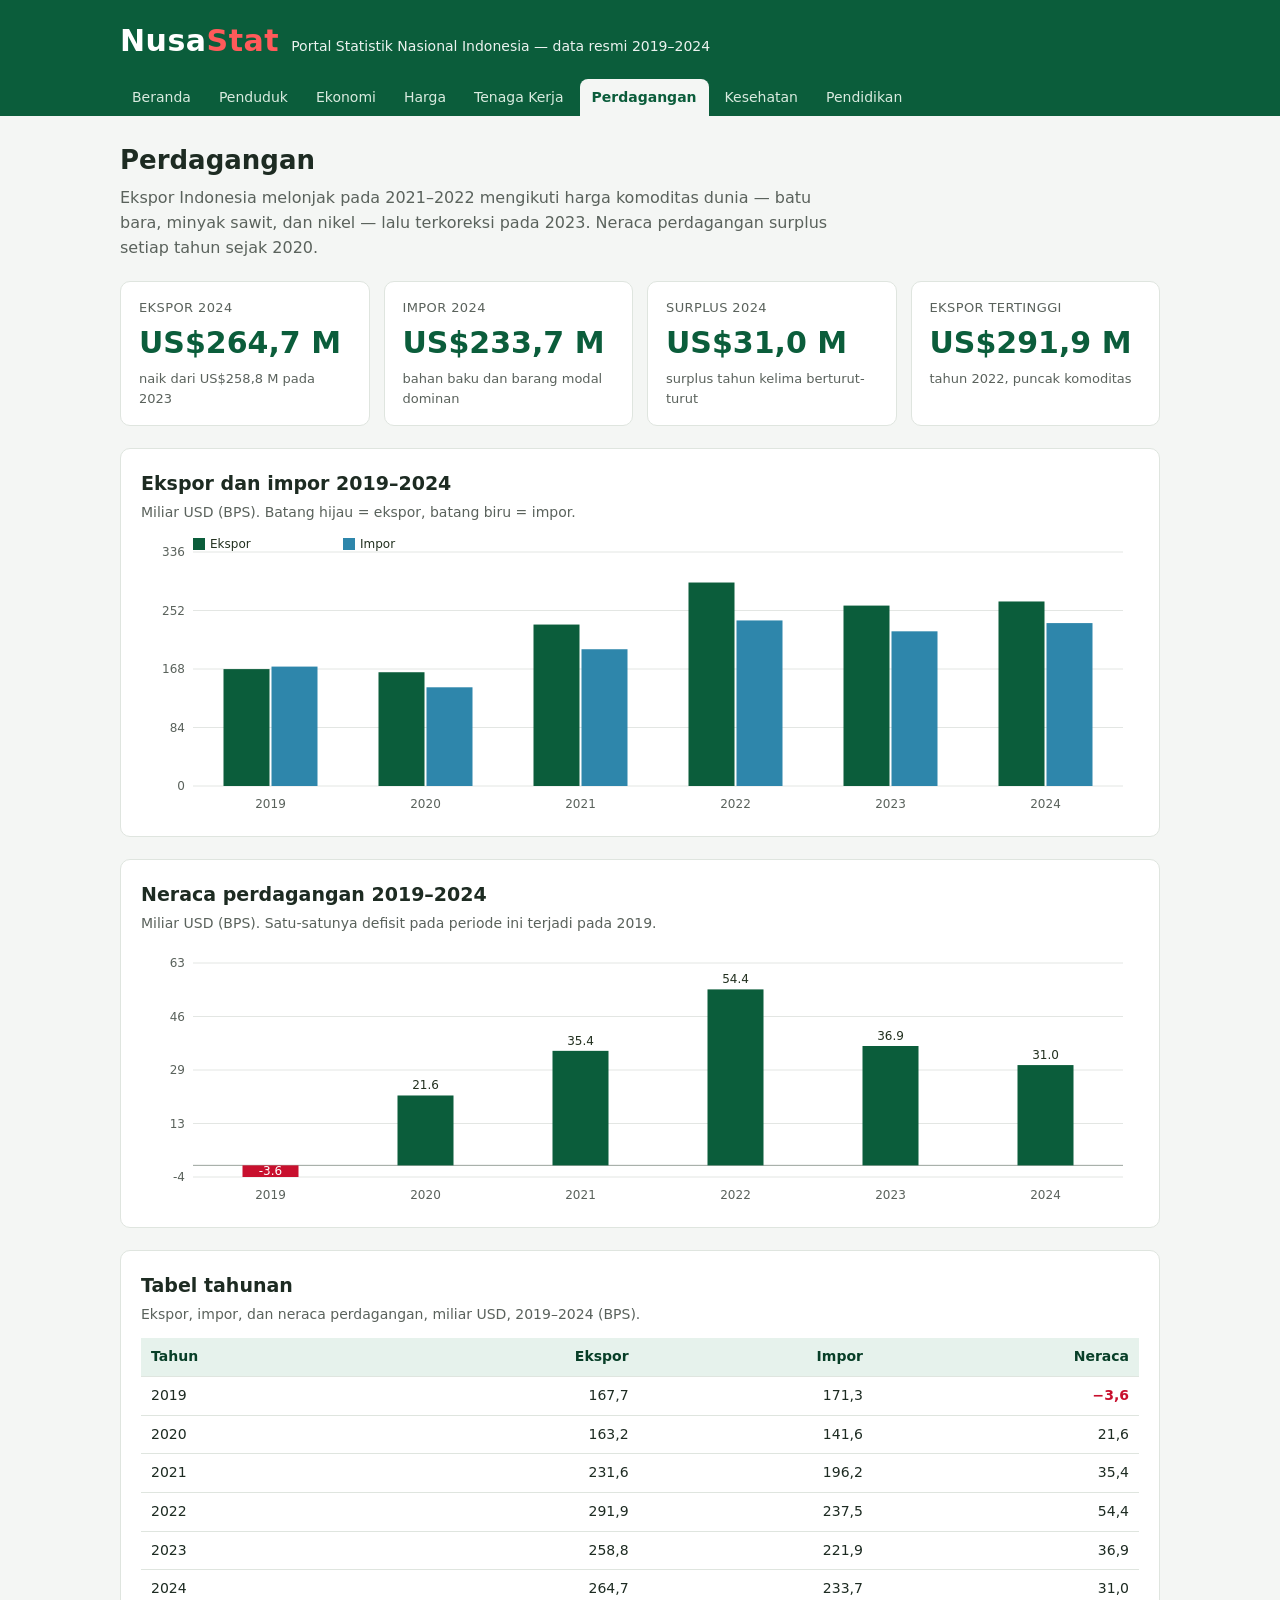
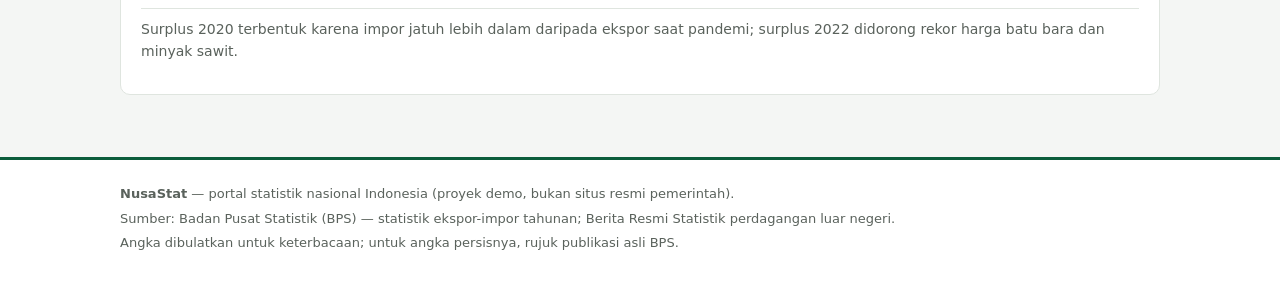
<file: app/trade.html>
<!doctype html>
<html lang="id">
<head>
<meta charset="utf-8">
<meta name="viewport" content="width=device-width, initial-scale=1">
<title>Perdagangan — NusaStat</title>
<meta name="description" content="Ekspor, impor, dan neraca perdagangan Indonesia 2019–2024. Sumber: BPS.">
<link rel="stylesheet" href="style.css">
<link rel="icon" href="data:image/svg+xml,%3Csvg xmlns=%27http://www.w3.org/2000/svg%27 viewBox=%270 0 32 32%27%3E%3Crect width=%2732%27 height=%2732%27 rx=%276%27 fill=%27%230b5d3b%27/%3E%3Ctext x=%2716%27 y=%2723%27 font-size=%2718%27 font-family=%27sans-serif%27 font-weight=%27bold%27 fill=%27white%27 text-anchor=%27middle%27%3EN%3C/text%3E%3C/svg%3E">
</head>
<body>
<header class="site-header">
  <div class="wrap">
    <div class="brand">
      <h1>Nusa<span class="flag">Stat</span></h1>
      <p class="tagline">Portal Statistik Nasional Indonesia — data resmi 2019–2024</p>
    </div>
    <nav class="site-nav" aria-label="Bagian statistik">
      <a href="index.html">Beranda</a>
      <a href="population.html">Penduduk</a>
      <a href="economy.html">Ekonomi</a>
      <a href="prices.html">Harga</a>
      <a href="labour.html">Tenaga Kerja</a>
      <a href="trade.html">Perdagangan</a>
      <a href="health.html">Kesehatan</a>
      <a href="education.html">Pendidikan</a>
    </nav>
  </div>
</header>
<main class="wrap">
  <div class="page-head">
    <h2>Perdagangan</h2>
    <p>Ekspor Indonesia melonjak pada 2021–2022 mengikuti harga komoditas dunia — batu bara, minyak sawit, dan nikel — lalu terkoreksi pada 2023. Neraca perdagangan surplus setiap tahun sejak 2020.</p>
  </div>

  <section class="kpi-grid" aria-label="Indikator perdagangan 2024">
    <div class="kpi">
      <div class="label">Ekspor 2024</div>
      <div class="value">US$264,7 M</div>
      <div class="note">naik dari US$258,8 M pada 2023</div>
    </div>
    <div class="kpi">
      <div class="label">Impor 2024</div>
      <div class="value">US$233,7 M</div>
      <div class="note">bahan baku dan barang modal dominan</div>
    </div>
    <div class="kpi">
      <div class="label">Surplus 2024</div>
      <div class="value">US$31,0 M</div>
      <div class="note">surplus tahun kelima berturut-turut</div>
    </div>
    <div class="kpi">
      <div class="label">Ekspor tertinggi</div>
      <div class="value">US$291,9 M</div>
      <div class="note">tahun 2022, puncak komoditas</div>
    </div>
  </section>

  <section class="card">
    <h3>Ekspor dan impor 2019–2024</h3>
    <p class="sub">Miliar USD (BPS). Batang hijau = ekspor, batang biru = impor.</p>
    <canvas data-chart="grouped" data-series="exports, imports" data-labels="Ekspor|Impor" data-decimals="1" height="280" role="img" aria-label="Grafik batang ekspor dan impor 2019 sampai 2024"></canvas>
  </section>

  <section class="card">
    <h3>Neraca perdagangan 2019–2024</h3>
    <p class="sub">Miliar USD (BPS). Satu-satunya defisit pada periode ini terjadi pada 2019.</p>
    <canvas data-chart="bars" data-series="balance" data-decimals="1" height="260" role="img" aria-label="Grafik batang neraca perdagangan 2019 sampai 2024"></canvas>
  </section>

  <section class="card">
    <h3>Tabel tahunan</h3>
    <p class="sub">Ekspor, impor, dan neraca perdagangan, miliar USD, 2019–2024 (BPS).</p>
    <table class="data">
      <thead><tr><th>Tahun</th><th>Ekspor</th><th>Impor</th><th>Neraca</th></tr></thead>
      <tbody>
        <tr><td>2019</td><td>167,7</td><td>171,3</td><td class="neg">−3,6</td></tr>
        <tr><td>2020</td><td>163,2</td><td>141,6</td><td>21,6</td></tr>
        <tr><td>2021</td><td>231,6</td><td>196,2</td><td>35,4</td></tr>
        <tr><td>2022</td><td>291,9</td><td>237,5</td><td>54,4</td></tr>
        <tr><td>2023</td><td>258,8</td><td>221,9</td><td>36,9</td></tr>
        <tr><td>2024</td><td>264,7</td><td>233,7</td><td>31,0</td></tr>
      </tbody>
    </table>
    <p class="sub" style="margin-top:10px">Surplus 2020 terbentuk karena impor jatuh lebih dalam daripada ekspor saat pandemi; surplus 2022 didorong rekor harga batu bara dan minyak sawit.</p>
  </section>
</main>
<footer class="site-footer">
  <div class="wrap">
    <p><strong>NusaStat</strong> — portal statistik nasional Indonesia (proyek demo, bukan situs resmi pemerintah).</p>
    <p>Sumber: Badan Pusat Statistik (BPS) — statistik ekspor-impor tahunan; Berita Resmi Statistik perdagangan luar negeri.</p>
    <p>Angka dibulatkan untuk keterbacaan; untuk angka persisnya, rujuk publikasi asli BPS.</p>
  </div>
</footer>
<script type="module" src="main.js"></script>
</body>
</html>
</file>
<file: app/style.css>
/* NusaStat — portal statistik nasional Indonesia. Gaya datar, kontras
   tinggi, tanpa gambar eksternal: semua warna dan bentuk dari CSS. */
:root {
  --green: #0b5d3b;
  --green-dark: #083f28;
  --green-soft: #e6f2ec;
  --red: #c8102e;
  --blue: #2e86ab;
  --ink: #1d2b22;
  --muted: #5a625c;
  --line: #dfe5df;
  --card: #ffffff;
  --bg: #f4f6f4;
  --radius: 10px;
}

* { box-sizing: border-box; }

body {
  margin: 0;
  font-family: system-ui, -apple-system, "Segoe UI", Roboto, Arial, sans-serif;
  color: var(--ink);
  background: var(--bg);
  line-height: 1.55;
}

a { color: var(--green); }

.site-header {
  background: var(--green);
  color: #fff;
  padding: 18px 0 0;
}

.site-header .wrap { max-width: 1080px; margin: 0 auto; padding: 0 20px; }

.brand { display: flex; align-items: baseline; gap: 12px; flex-wrap: wrap; }
.brand h1 { margin: 0; font-size: 30px; letter-spacing: 0.5px; }
.brand h1 .flag { color: #ff5a5a; }
.brand .tagline { margin: 0; font-size: 14px; opacity: 0.92; }

.site-nav {
  display: flex; flex-wrap: wrap; gap: 4px;
  margin-top: 14px; padding-bottom: 0;
}
.site-nav a {
  color: #d9eadf; text-decoration: none; font-size: 14px;
  padding: 8px 12px; border-radius: 8px 8px 0 0;
}
.site-nav a:hover { background: var(--green-dark); color: #fff; }
.site-nav a.active { background: var(--bg); color: var(--green); font-weight: 700; }

main.wrap { max-width: 1080px; margin: 0 auto; padding: 24px 20px 40px; }

.page-head h2 { margin: 0 0 6px; font-size: 26px; }
.page-head p { margin: 0 0 20px; color: var(--muted); max-width: 72ch; }

.kpi-grid {
  display: grid; gap: 14px;
  grid-template-columns: repeat(auto-fit, minmax(200px, 1fr));
  margin: 0 0 22px;
}
.kpi {
  background: var(--card); border: 1px solid var(--line);
  border-radius: var(--radius); padding: 16px 18px;
}
.kpi .label { font-size: 13px; color: var(--muted); text-transform: uppercase; letter-spacing: 0.4px; }
.kpi .value { font-size: 30px; font-weight: 800; color: var(--green); margin: 2px 0; }
.kpi .value.red { color: var(--red); }
.kpi .note { font-size: 13px; color: var(--muted); }
.kpi .delta { font-weight: 700; color: var(--green); }
.kpi .delta.down { color: var(--red); }

.card {
  background: var(--card); border: 1px solid var(--line);
  border-radius: var(--radius); padding: 20px; margin-bottom: 22px;
}
.card h3 { margin: 0 0 4px; font-size: 19px; }
.card .sub { margin: 0 0 12px; color: var(--muted); font-size: 14px; }
.card canvas { width: 100%; display: block; }

.two-col { display: grid; grid-template-columns: 1fr 1fr; gap: 22px; }
@media (max-width: 760px) { .two-col { grid-template-columns: 1fr; } }

table.data {
  width: 100%; border-collapse: collapse; font-size: 14px;
}
table.data th, table.data td {
  padding: 8px 10px; text-align: right;
  border-bottom: 1px solid var(--line); white-space: nowrap;
}
table.data th:first-child, table.data td:first-child { text-align: left; }
table.data thead th { background: var(--green-soft); color: var(--green-dark); }
table.data tbody tr:hover { background: #f2f7f3; }
table.data .neg { color: var(--red); font-weight: 700; }

ul.tight { margin: 6px 0 0; padding-left: 20px; }
ul.tight li { margin-bottom: 6px; }

.section-links {
  display: grid; gap: 12px;
  grid-template-columns: repeat(auto-fit, minmax(220px, 1fr));
}
.section-links a {
  display: block; background: var(--card); border: 1px solid var(--line);
  border-radius: var(--radius); padding: 14px 16px; text-decoration: none;
}
.section-links a strong { display: block; color: var(--green); font-size: 16px; }
.section-links a span { color: var(--muted); font-size: 13px; }
.section-links a:hover { border-color: var(--green); }

.site-footer {
  border-top: 3px solid var(--green);
  background: #fff; padding: 20px 0 28px;
  font-size: 13px; color: var(--muted);
}
.site-footer .wrap { max-width: 1080px; margin: 0 auto; padding: 0 20px; }
.site-footer p { margin: 4px 0; }

@media (max-width: 640px) {
  .brand h1 { font-size: 24px; }
  .page-head h2 { font-size: 22px; }
  .kpi .value { font-size: 25px; }
  .site-nav a { padding: 7px 9px; font-size: 13px; }
  table.data { font-size: 12.5px; }
  table.data th, table.data td { padding: 6px 6px; }
}
</file>
